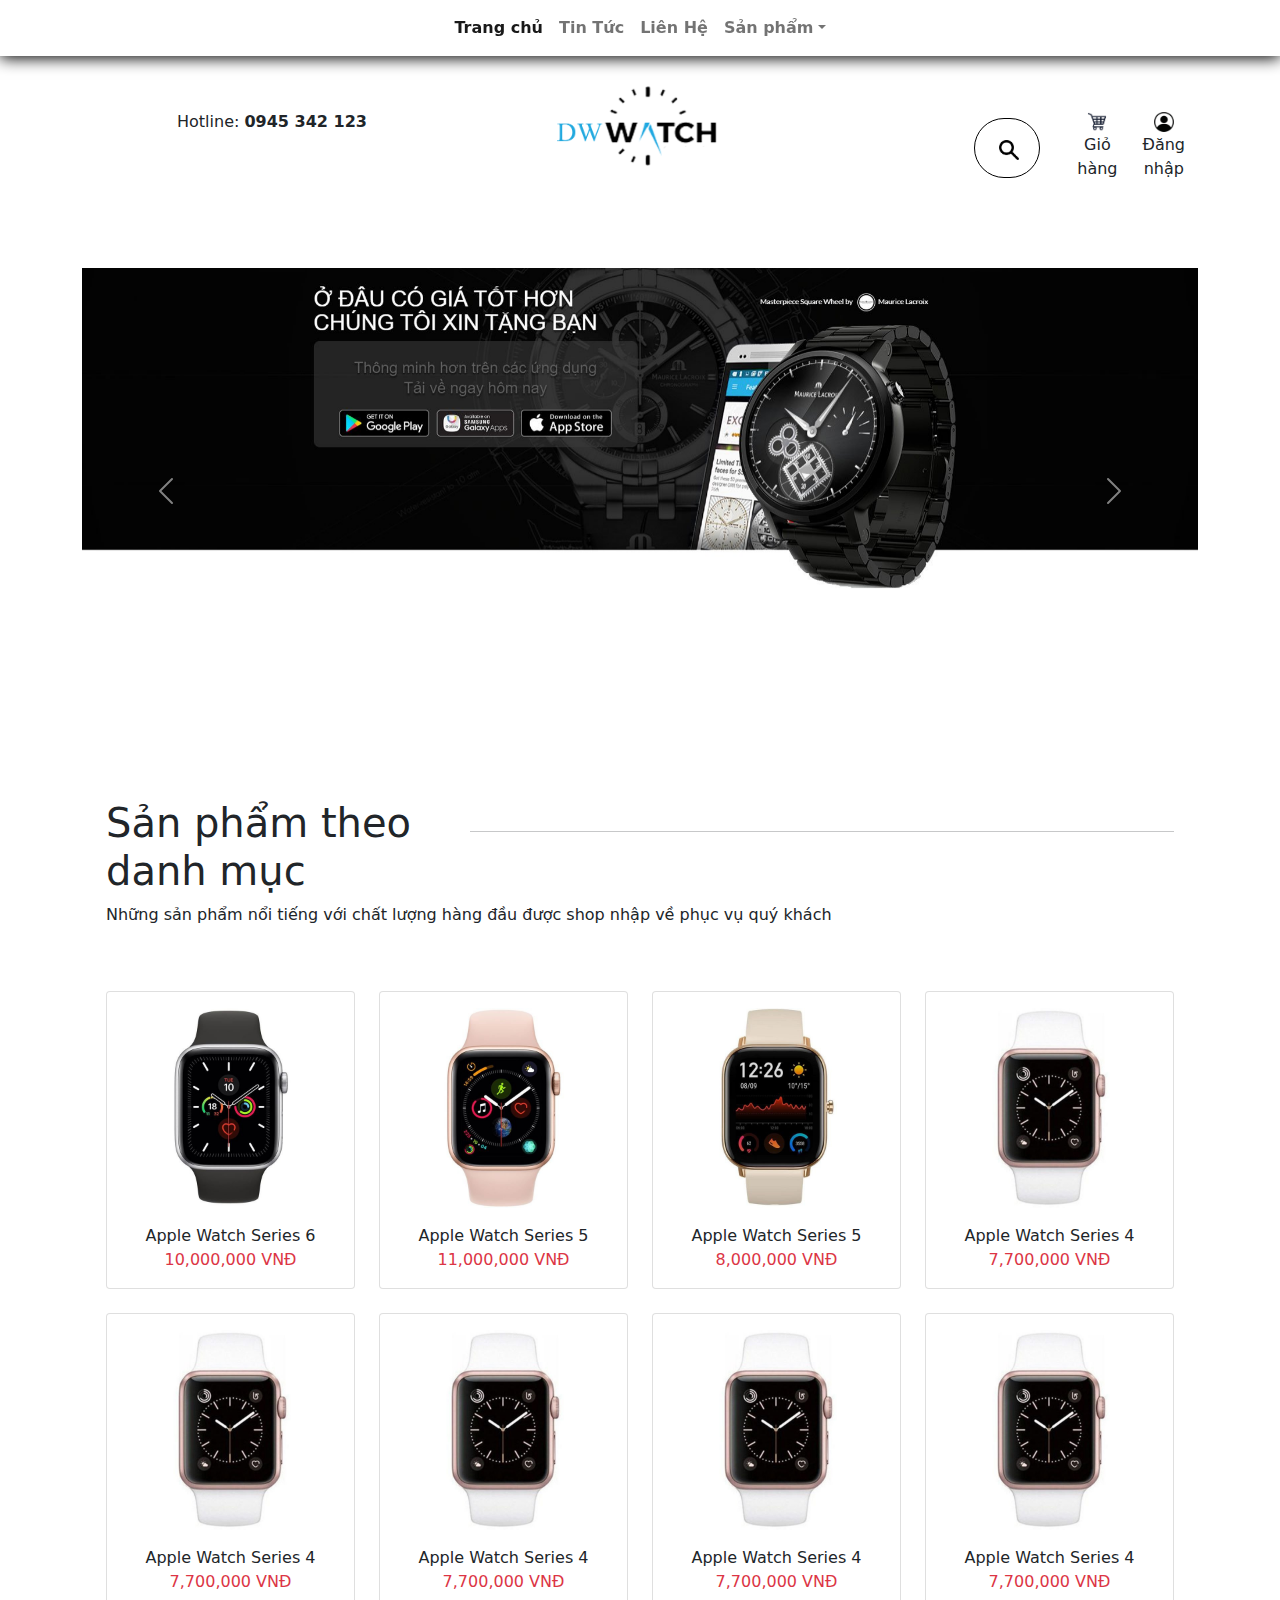
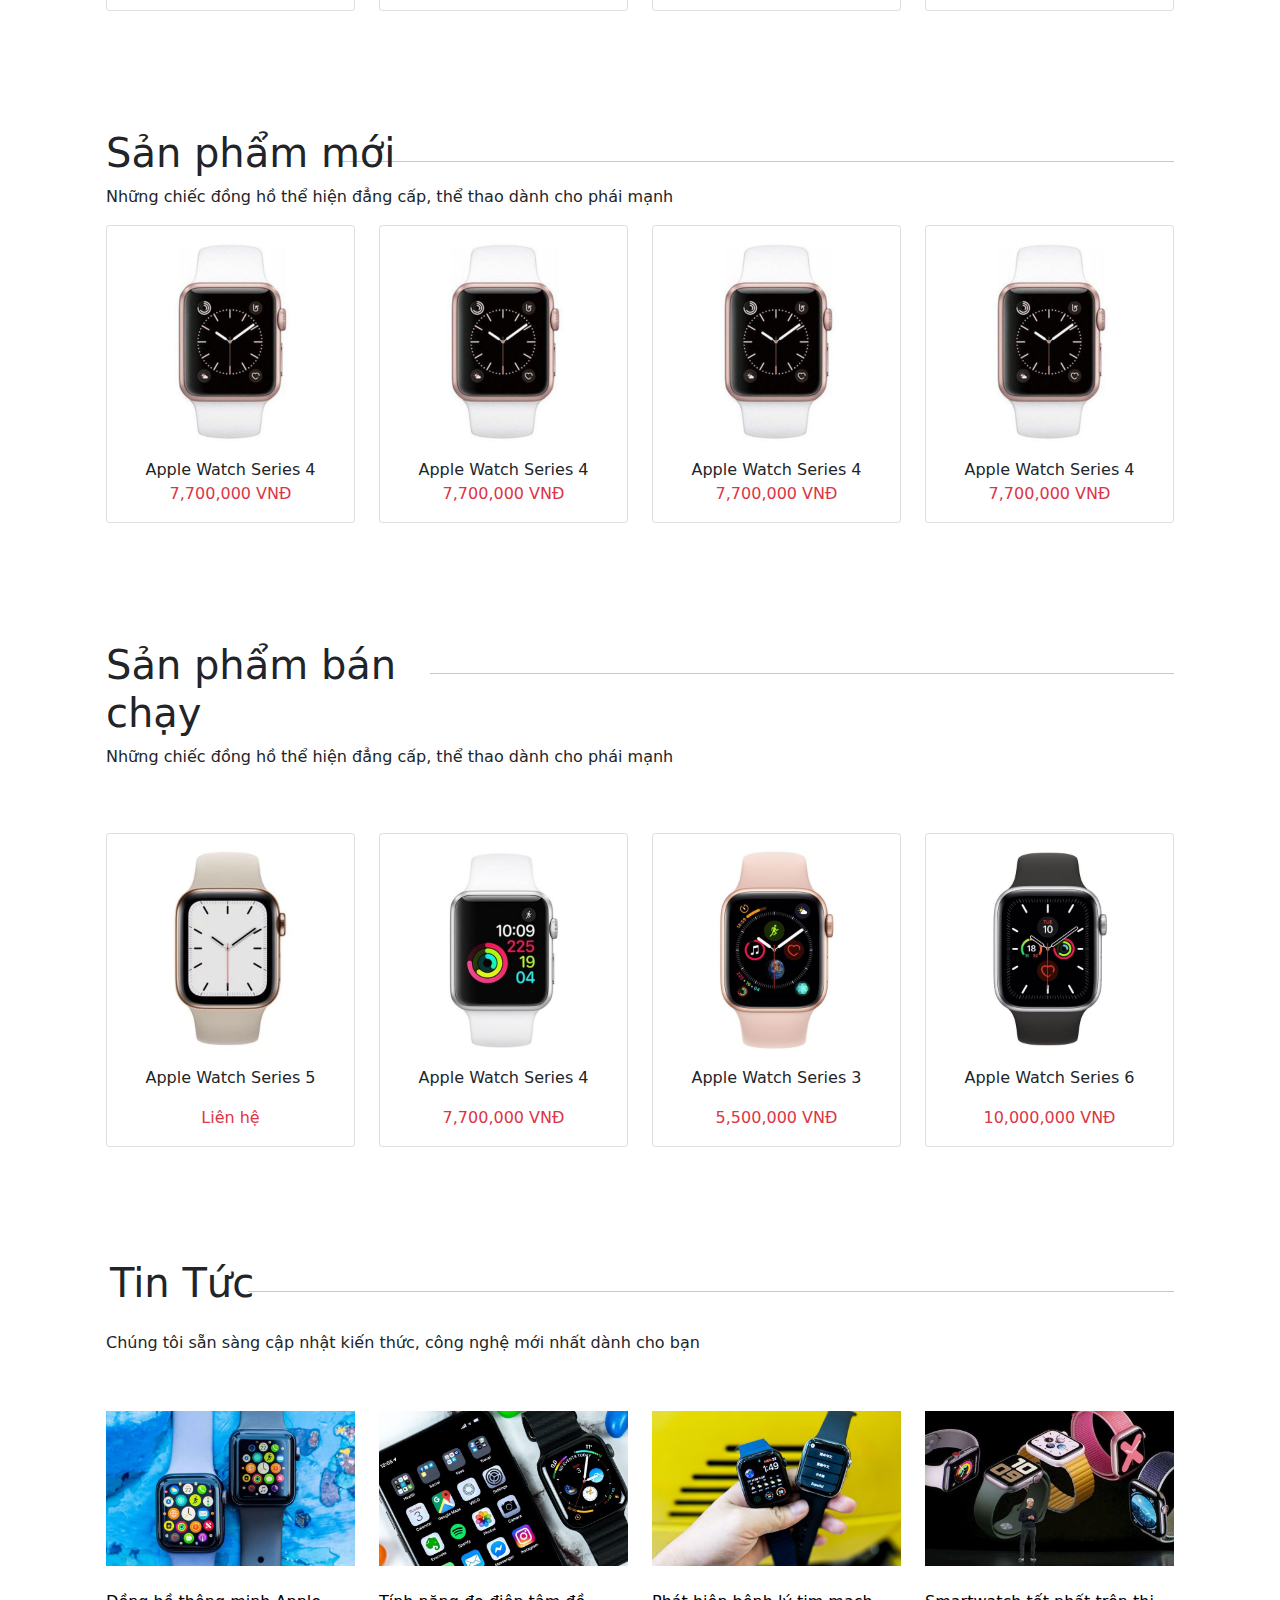
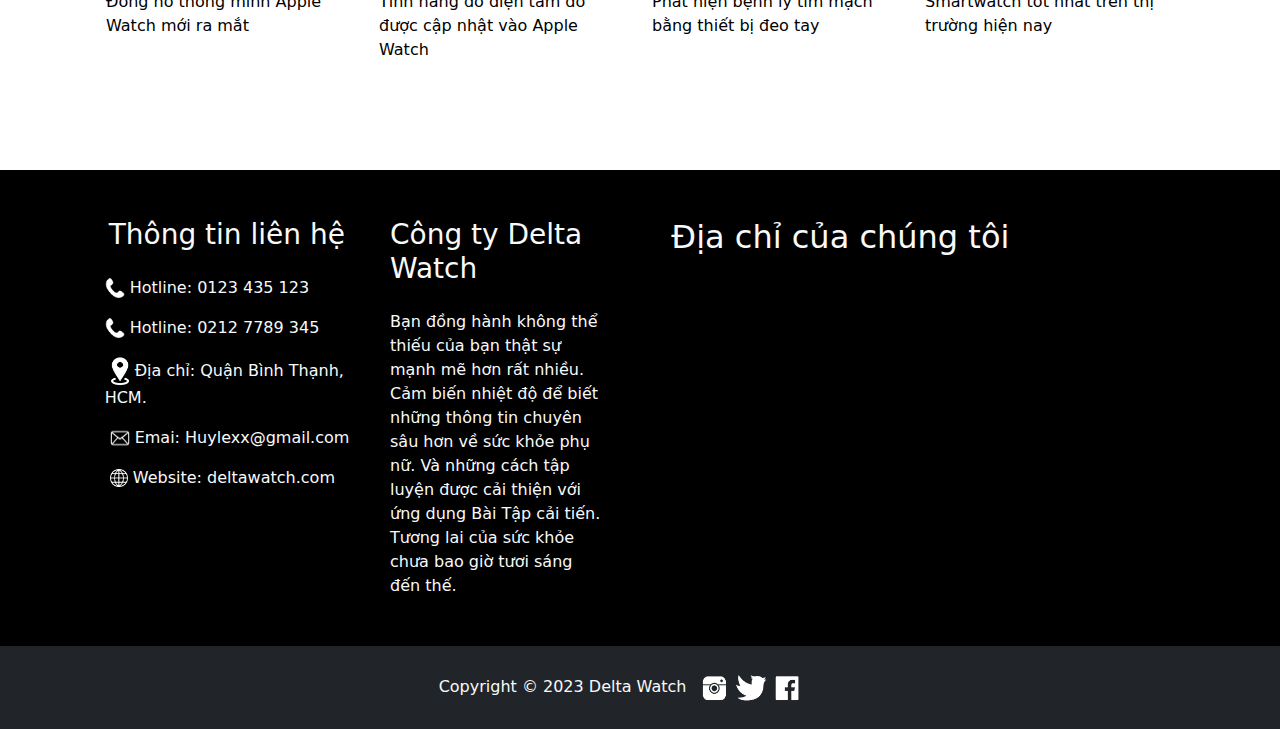
<file: index.html>
<!DOCTYPE html>
<html lang="en">

<head>
    <meta charset="UTF-8">
    <meta http-equiv="X-UA-Compatible" content="IE=edge">
    <meta name="viewport" content="width=device-width, initial-scale=1.0">
    <title>Delta Watch</title>
    <link rel="short icon" href="images/title.jpg">
    <link rel="stylesheet" href="css/bootstrap.min.css">
    <script src="js/bootstrap.bundle.js"></script>
    <link rel="stylesheet" href="css/style.css">
</head>

<body data-bs-spy="scroll" data-bs-target=".navbar" data-bs-offset="50">
    <div class="container">
        <div class="row mt-3" id="section1" style="padding-top: 70px;">
            <div class="col-md-1"></div>
            <div class="col-md mt-4">Hotline: <b>0945 342 123</b></div>
            <div class="col-md">
                <a href="index.html"><img src="images/logo.png" alt="" style="height: 80px; width: 160px;"></a>
            </div>
            <div class="col-md-3 mt-3">
                <div class="btn-group">
                    <div class="container mt-3 h-100 d-flex justify-content-end">
                        <div class="d-flex justify-content-center h-100">
                            <div class="searchbar">
                                <input class="search_input" type="text" name="" placeholder="Search...">
                                <a href="#" class="search_icon"><i class="fas fa-search"><img src="images/kinhlup.png" alt="" style="width: 20px; height: 20px;"></i></a>
                            </div>
                        </div>
                    </div>
                    <a href="Gio_Hang.html"><button type="button" class="btn"><img src="images/xeday.png" alt="" style="height: 20px; width: 30px;">Giỏ hàng</button></a>
                    <button type="button" class="btn" data-bs-toggle="modal" data-bs-target="#myModal"><img src="images/Sign-in.png" alt=""style="height: 20px; width: 20px;"> Đăng nhập</button>
                </div>
                <!-- The Modal -->
                <div class="modal" id="myModal">
                    <div class="modal-dialog">
                        <div class="modal-content">

                            <!-- Modal Header -->
                            <div class="modal-header">
                                <h4 class="modal-title" style="margin-left: 170px;">Đăng nhập</h4>
                                <button type="button" class="btn-close" data-bs-dismiss="modal"></button>
                            </div>

                            <!-- Modal body -->
                            <div class="modal-body">
                                <div class="row">
                                    <div class="col-md">
                                        <div class="mb-3 mt-3 d-flex justify-content-center">
                                            <input type="email" class="form-control" id="email" placeholder="Nhập email" name="email" style="width: 400px;">
                                        </div>
                                    </div>
                                    <div class="col-md">
                                        <div class="mb-3 d-flex justify-content-center">
                                            <input type="password" class="form-control" id="pwd" placeholder="Nhập mật khẩu" name="pswd" style="width: 400px;">
                                        </div>
                                    </div>
                                    <div class="col-md-12 pt-3 d-flex justify-content-center">
                                        <button type="submit" class="btn btn-primary dangnhap" style="width: 400px;">Đăng nhập</button>
                                    </div>
                                    <p class="text-secondary pt-2 d-flex justify-content-center">Hoặc</p>
                                    <div class="col-md pb-4 d-flex justify-content-center">
                                        <a href="Sign_in.html"><button type="submit" class="btn btn-danger dangky" style="margin-top: -10px; width: 400px;">Đăng ký</button></a>
                                    </div>
                                </div>
                            </div>

                        </div>
                    </div>
                </div>
            </div>
        </div>
        <div class="row mt-2">
            <div class="col-md"></div>
            <div class="col-md">
                <nav class="navbar navbar-expand-sm bg-white navbar-light fixed-top" style=" box-shadow: 0px 2px 15px black;">
                    <div class="container">
                        <button class="navbar-toggler" type="button" data-bs-toggle="collapse" data-bs-target="#collapsibleNavbar">
                            <span class="navbar-toggler-icon"></span>
                          </button>
                        <div class="collapse navbar-collapse justify-content-center" id="collapsibleNavbar">
                            <ul class="navbar-nav">
                                <li class="nav-item">
                                    <a class="nav-link" href="#section1"><b>Trang chủ</b></a>
                                </li>
                                <li class="nav-item">
                                    <a class="nav-link" href="#section5"><b>Tin Tức</b></a>
                                </li>
                                <li class="nav-item">
                                    <a class="nav-link" href="#section6"><b>Liên Hệ</b></a>
                                </li>
                                <li class="nav-item dropdown">
                                    <a class="nav-link dropdown-toggle" href="#" role="button" data-bs-toggle="dropdown"><b>Sản phẩm</b></a>
                                    <ul class="dropdown-menu">
                                        <li class="nav-item">
                                            <a class="nav-link" href="#section3"><b>Sản phẩm mới</b></a>
                                        </li>
                                        <li class="nav-item">
                                            <a class="nav-link" href="#section2"><b>Sản phẩm theo danh mục</b></a>
                                        </li>
                                        <li class="nav-item">
                                            <a class="nav-link" href="#section4"><b>Sản phẩm bán chạy</b></a>
                                        </li>
                                        <li class="nav-item">
                                            <a class="nav-link" href="Xiaomi_Watch.html"><b>Xiaomi Watch</b> </a>
                                        </li>
                                        <li class="nav-item">
                                            <a class="nav-link" href="Apple_Watch.html"><b>Apple Watch</b> </a>
                                        </li>
                                    </ul>
                                </li>
                            </ul>
                        </div>
                    </div>
                </nav>
            </div>
            <div class="col-md"></div>
        </div>
        <div class="row pt-5 mt-4">
            <div class="col-md">
                <!-- Carousel -->
                <div id="demo" class="carousel slide" data-bs-ride="carousel">

                    <!-- Indicators/dots -->
                    <div class="carousel-indicators">
                        <button type="button" data-bs-target="#demo" data-bs-slide-to="0" class="active"></button>
                        <button type="button" data-bs-target="#demo" data-bs-slide-to="1"></button>
                    </div>

                    <!-- The slideshow/carousel -->
                    <div class="carousel-inner">
                        <div class="carousel-item active">
                            <img src="images/carosel.jpg" alt="" class="d-block" style="width:100%; padding-bottom: 127px;">
                        </div>
                        <div class="carousel-item ">
                            <img src="images/carosel-2.jpg" alt="Chicago" class="d-block" style="width:100%; padding-bottom: 40px;">
                        </div>
                    </div>

                    <!-- Left and right controls/icons -->
                    <button class="carousel-control-prev" type="button" data-bs-target="#demo" data-bs-slide="prev">
      <span class="carousel-control-prev-icon"></span>
        </button>
                    <button class="carousel-control-next" type="button" data-bs-target="#demo" data-bs-slide="next">
      <span class="carousel-control-next-icon"></span>
        </button>
                </div>
            </div>
        </div>
        <div class="row p-4">
            <div class="col-md-12" id="section2" style="padding-top: 60px;">
                <div class="row">
                    <div class="col-md-4">
                        <h1>Sản phẩm theo danh mục</h1>
                    </div>
                    <div class="col-md-8 mt-3">
                        <hr>
                    </div>
                </div>
                <p>Những sản phẩm nổi tiếng với chất lượng hàng đầu được shop nhập về phục vụ quý khách</p>
            </div>
            <div class="col-md-12 mt-5">
                <div class="row">
                    <div class="col-md">
                        <div class="card text-center transform">
                            <div class="card-body">
                                <a href="Apple_Watch_Series_6.html"><img src="images/apple_watch_1.jpg" alt="" style="height: 200px; width: 200px;"></a>
                            </div>
                            <a class="text-dark" href="Apple_Watch_Series_6.html" style="text-decoration: none;">Apple Watch Series 6</a>
                            <p class="text-danger">10,000,000 VNĐ</p>
                        </div>
                    </div>
                    <div class="col-md">
                        <div class="card text-center transform">
                            <div class="card-body">
                                <a href="Apple_Watch_Series_5.html"><img src="images/apple_watch_2.jpg" alt="" style="height: 200px; width: 200px;"></a>
                            </div>
                            <a class="text-dark" href="Apple_Watch_Series_5.html" style="text-decoration: none;">Apple Watch Series 5</a>
                            <p class="text-danger">11,000,000 VNĐ</p>
                        </div>
                    </div>
                    <div class="col-md">
                        <div class="card text-center transform">
                            <div class="card-body">
                                <a href="Apple_Watch_Series_5_2.html"><img src="images/apple_watch_3.jpg" alt="" style="height: 200px; width: 200px;"></a>
                            </div>
                            <a class="text-dark" href="Apple_Watch_Series_5_2.html" style="text-decoration: none;">Apple Watch Series 5</a>
                            <p class="text-danger">8,000,000 VNĐ</p>
                        </div>
                    </div>
                    <div class="col-md">
                        <div class="card text-center transform">
                            <div class="card-body">
                                <a href="Apple_Watch_Series_4.html"><img src="images/apple_watch_4.jpg" alt="" style="height: 200px; width: 200px;"></a>
                            </div>
                            <a class="text-dark" href="Apple_Watch_Series_4.html" style="text-decoration: none;">Apple Watch Series 4</a>
                            <p class="text-danger">7,700,000 VNĐ</p>
                        </div>
                    </div>
                </div>
            </div>
            <div class="col-md-12 mt-4">
                <div class="row">
                    <div class="col-md">
                        <div class="card text-center transform">
                            <div class="card-body">
                                <a href="Apple_Watch_Series_4.html"><img src="images/apple_watch_4.jpg" alt="" style="height: 200px; width: 200px;"></a>
                            </div>
                            <a class="text-dark" href="Apple_Watch_Series_4.html" style="text-decoration: none;">Apple Watch Series 4</a>
                            <p class="text-danger">7,700,000 VNĐ</p>
                        </div>
                    </div>
                    <div class="col-md">
                        <div class="card text-center transform">
                            <div class="card-body">
                                <a href="Apple_Watch_Series_4.html"><img src="images/apple_watch_4.jpg" alt="" style="height: 200px; width: 200px;"></a>
                            </div>
                            <a class="text-dark" href="Apple_Watch_Series_4.html" style="text-decoration: none;">Apple Watch Series 4</a>
                            <p class="text-danger">7,700,000 VNĐ</p>
                        </div>
                    </div>
                    <div class="col-md">
                        <div class="card text-center transform">
                            <div class="card-body">
                                <a href="Apple_Watch_Series_4.html"><img src="images/apple_watch_4.jpg" alt="" style="height: 200px; width: 200px;"></a>
                            </div>
                            <a class="text-dark" href="Apple_Watch_Series_4.html" style="text-decoration: none;">Apple Watch Series 4</a>
                            <p class="text-danger">7,700,000 VNĐ</p>
                        </div>
                    </div>
                    <div class="col-md">
                        <div class="card text-center transform">
                            <div class="card-body">
                                <a href="Apple_Watch_Series_4.html"><img src="images/apple_watch_4.jpg" alt="" style="height: 200px; width: 200px;"></a>
                            </div>
                            <a class="text-dark" href="Apple_Watch_Series_4.html" style="text-decoration: none;">Apple Watch Series 4</a>
                            <p class="text-danger">7,700,000 VNĐ</p>
                        </div>
                    </div>
                </div>
                <div class="col-md-12 mt-5" id="section3" style="padding-top: 70px;">
                    <div class="row">
                        <div class="col-md-4">
                            <h1>Sản phẩm mới</h1>
                        </div>
                        <div class="col-md-8 mt-3">
                            <hr style="margin-left: -130px;">
                        </div>
                        <p>Những chiếc đồng hồ thể hiện đẳng cấp, thể thao dành cho phái mạnh</p>
                    </div>
                </div>

                <div class="row">
                    <div class="col-md">
                        <div class="card text-center transform">
                            <div class="card-body">
                                <a href="Apple_Watch_Series_4.html"><img src="images/apple_watch_4.jpg" alt="" style="height: 200px; width: 200px;"></a>
                            </div>
                            <a class="text-dark" href="Apple_Watch_Series_4.html" style="text-decoration: none;">Apple Watch Series 4</a>
                            <p class="text-danger">7,700,000 VNĐ</p>
                        </div>
                    </div>
                    <div class="col-md">
                        <div class="card text-center transform">
                            <div class="card-body">
                                <a href="Apple_Watch_Series_4.html"><img src="images/apple_watch_4.jpg" alt="" style="height: 200px; width: 200px;"></a>
                            </div>
                            <a class="text-dark" href="Apple_Watch_Series_4.html" style="text-decoration: none;">Apple Watch Series 4</a>
                            <p class="text-danger">7,700,000 VNĐ</p>
                        </div>
                    </div>
                    <div class="col-md">
                        <div class="card text-center transform">
                            <div class="card-body">
                                <a href="Apple_Watch_Series_4.html"><img src="images/apple_watch_4.jpg" alt="" style="height: 200px; width: 200px;"></a>
                            </div>
                            <a class="text-dark" href="Apple_Watch_Series_4.html" style="text-decoration: none;">Apple Watch Series 4</a>
                            <p class="text-danger">7,700,000 VNĐ</p>
                        </div>
                    </div>
                    <div class="col-md">
                        <div class="card text-center transform">
                            <div class="card-body">
                                <a href="Apple_Watch_Series_4.html"><img src="images/apple_watch_4.jpg" alt="" style="height: 200px; width: 200px;"></a>
                            </div>
                            <a class="text-dark" href="Apple_Watch_Series_4.html" style="text-decoration: none;">Apple Watch Series 4</a>
                            <p class="text-danger">7,700,000 VNĐ</p>
                        </div>
                    </div>
                </div>
                <div class="col-md-12 mt-5" id="section4" style="padding-top: 70px;">
                    <div class="row">
                        <div class="col-md-4">
                            <h1 id="section2">Sản phẩm bán chạy</h1>
                        </div>
                        <div class="col-md-8 mt-3">
                            <hr style="margin-left: -40px;">
                        </div>
                        <p>Những chiếc đồng hồ thể hiện đẳng cấp, thể thao dành cho phái mạnh</p>
                    </div>
                </div>
                <div class="col-md-12 mt-5">
                    <div class="row">
                        <div class="col-md">
                            <div class="card text-center transform">
                                <div class="card-body"><img src="images/sanphammoi2.jpg" alt="" style="height: 200px; width: 200px;"></div>
                                <p>Apple Watch Series 5</p>
                                <p class="text-danger">Liên hệ</p>
                            </div>
                        </div>
                        <div class="col-md">
                            <div class="card text-center transform">
                                <div class="card-body"><img src="images/sanphammoi3.jpg" alt="" style="height: 200px; width: 200px;"></div>
                                <p>Apple Watch Series 4</p>
                                <p class="text-danger">7,700,000 VNĐ</p>
                            </div>
                        </div>
                        <div class="col-md">
                            <div class="card text-center transform">
                                <div class="card-body"><img src="images/sanphammoi4.jpg" alt="" style="height: 200px; width: 200px;"></div>
                                <p>Apple Watch Series 3</p>
                                <p class="text-danger">5,500,000 VNĐ</p>
                            </div>
                        </div>
                        <div class="col-md">
                            <div class="card text-center transform">
                                <div class="card-body"><img src="images/apple_watch_1.jpg" alt="" style="height: 200px; width: 200px;"></div>
                                <p>Apple Watch Series 6</p>
                                <p class="text-danger">10,000,000 VNĐ</p>
                            </div>
                        </div>
                    </div>
                </div>
                <div class="col-md-12 mt-5" id="section5">
                    <div class="row">
                        <div class="col-md-2 mt-5 p-3">
                            <h1>Tin Tức</h1>
                        </div>
                        <div class="col-md-10 mt-3 ">
                            <hr style="margin-left: -40px; margin-top: 80px;">
                        </div>
                        <p>Chúng tôi sẵn sàng cập nhật kiến thức, công nghệ mới nhất dành cho bạn</p>
                    </div>
                </div>
                <div class="col-md-12 mt-3 mb-3">
                    <div class="row ">
                        <div class="col-md ">
                            <div class="row transform">
                                <div class="col-md-12 pt-4 ">
                                    <a href="News.html"><img src="images/tintuc1.jpg " alt=" " style="width: 100%;"></a>
                                </div>
                                <div class="col-md pt-4" style="padding-bottom: 20px;"><a class="tintuc" href="News.html">Đồng hồ thông minh Apple Watch mới ra mắt</a></div>
                            </div>
                        </div>
                        <div class="col-md ">
                            <div class="row transform">
                                <div class="col-md-12 pt-4 "><img src="images/tintuc2.jpg " alt=" " style="width: 100%;"></div>
                                <div class="col-md pt-4 " style="padding-bottom: 20px;"><a href="" class="tintuc">Tính năng đo điện tâm đồ được cập nhật vào Apple Watch</a></div>
                            </div>
                        </div>
                        <div class="col-md ">
                            <div class="row transform">
                                <div class="col-md-12 pt-4 "><img src="images/tintuc3.jpg " alt=" " style="width: 100%;"></div>
                                <div class="col-md pt-4 " style="padding-bottom: 20px;"><a href="" class="tintuc">Phát hiện bệnh lý tim mạch bằng thiết bị đeo tay</a></div>
                            </div>
                        </div>
                        <div class="col-md ">
                            <div class="row transform">
                                <div class="col-md-12 pt-4 "><img src="images/tintuc4.jpg " alt=" " style="width: 100%;"></div>
                                <div class="col-md pt-4 " style="padding-bottom: 40px;"><a href="" class="tintuc">Smartwatch tốt nhất trên thị trường hiện nay</a></div>
                            </div>
                        </div>
                    </div>
                </div>
            </div>
        </div>
    </div>
    <footer class="bg-black text-light mt-5" id="section6">
        <div class="row pt-5 ">
            <div class="col-md-12 ">
                <div class="row pb-5 ">
                    <div class="col-md-1 "></div>
                    <div class="col-md ">
                        <div class="row ">
                            <div class="col-md-12 pb-2 ">
                                <h3>Thông tin liên hệ</h3>
                            </div>
                            <div class="col-md-12 p-2 "><img src="images/dienthoai.png" alt="" style="width: 20px; height: 20px;"> Hotline: 0123 435 123</div>
                            <div class="col-md-12 p-2 "><img src="images/dienthoai.png" alt="" style="width: 20px; height: 20px;"> Hotline: 0212 7789 345</div>
                            <div class="col-md-12 p-2 "><img src="images/diachi.png" alt="" style="width: 30px; height: 30px;">Địa chỉ: Quận Bình Thạnh, HCM.</div>
                            <div class="col-md-12 p-2 "><img src="images/email.png" alt="" style="width: 30px; height: 20px;">Emai: Huylexx@gmail.com</div>
                            <div class="col-md-12 p-2 ">&nbsp;<img src="images/global.png" alt="" style="width: 18px; height: 18px;"> Website: deltawatch.com</div>
                        </div>
                    </div>
                    <div class="col-md ">
                        <div class="row ">
                            <div class="col-md-12 ">
                                <h3>Công ty Delta Watch</h3>
                            </div>
                            <div class="col-md-10 pt-3">Bạn đồng hành không thể thiếu của bạn thật sự mạnh mẽ hơn rất nhiều. Cảm biến nhiệt độ để biết những thông tin chuyên sâu hơn về sức khỏe phụ nữ. Và những cách tập luyện được cải thiện với ứng dụng Bài Tập cải tiến. Tương lai
                                của sức khỏe chưa bao giờ tươi sáng đến thế.</div>
                        </div>
                    </div>
                    <div class="col-md ">
                        <h2>Địa chỉ của chúng tôi</h2>
                        <iframe src="https://www.google.com/maps/embed?pb=!1m18!1m12!1m3!1d31351.913934216223!2d106.6970697504193!3d10.81213476766729!2m3!1f0!2f0!3f0!3m2!1i1024!2i768!4f13.1!3m3!1m2!1s0x3175289f02a8eae9%3A0x34ec9d90e055cde3!2zQsOsbmggVGjhuqFuaCwgVGjDoG5oIHBo4buRIEjhu5MgQ2jDrSBNaW5oLCBWaeG7h3QgTmFt!5e0!3m2!1svi!2s!4v1685087253923!5m2!1svi!2s"
                            width="500" height="250" style="border:0; border-radius: 5px;" allowfullscreen="" loading="lazy" referrerpolicy="no-referrer-when-downgrade"></iframe>
                    </div>
                    <div class="col-md-1"></div>
                </div>

            </div>
            <div class="col-md-12 p-4 bg-dark ">
                <div class="row ">
                    <div class="col-md-4"></div>
                    <div class="col-md">
                        Copyright &copy; 2023 Delta Watch
                        <a href=""><img src="images/social_media.png" alt="" class="social-media"></div>
                    </a>
                </div>
            </div>
        </div>
        </div>
    </footer>
</body>

</html>
</file>
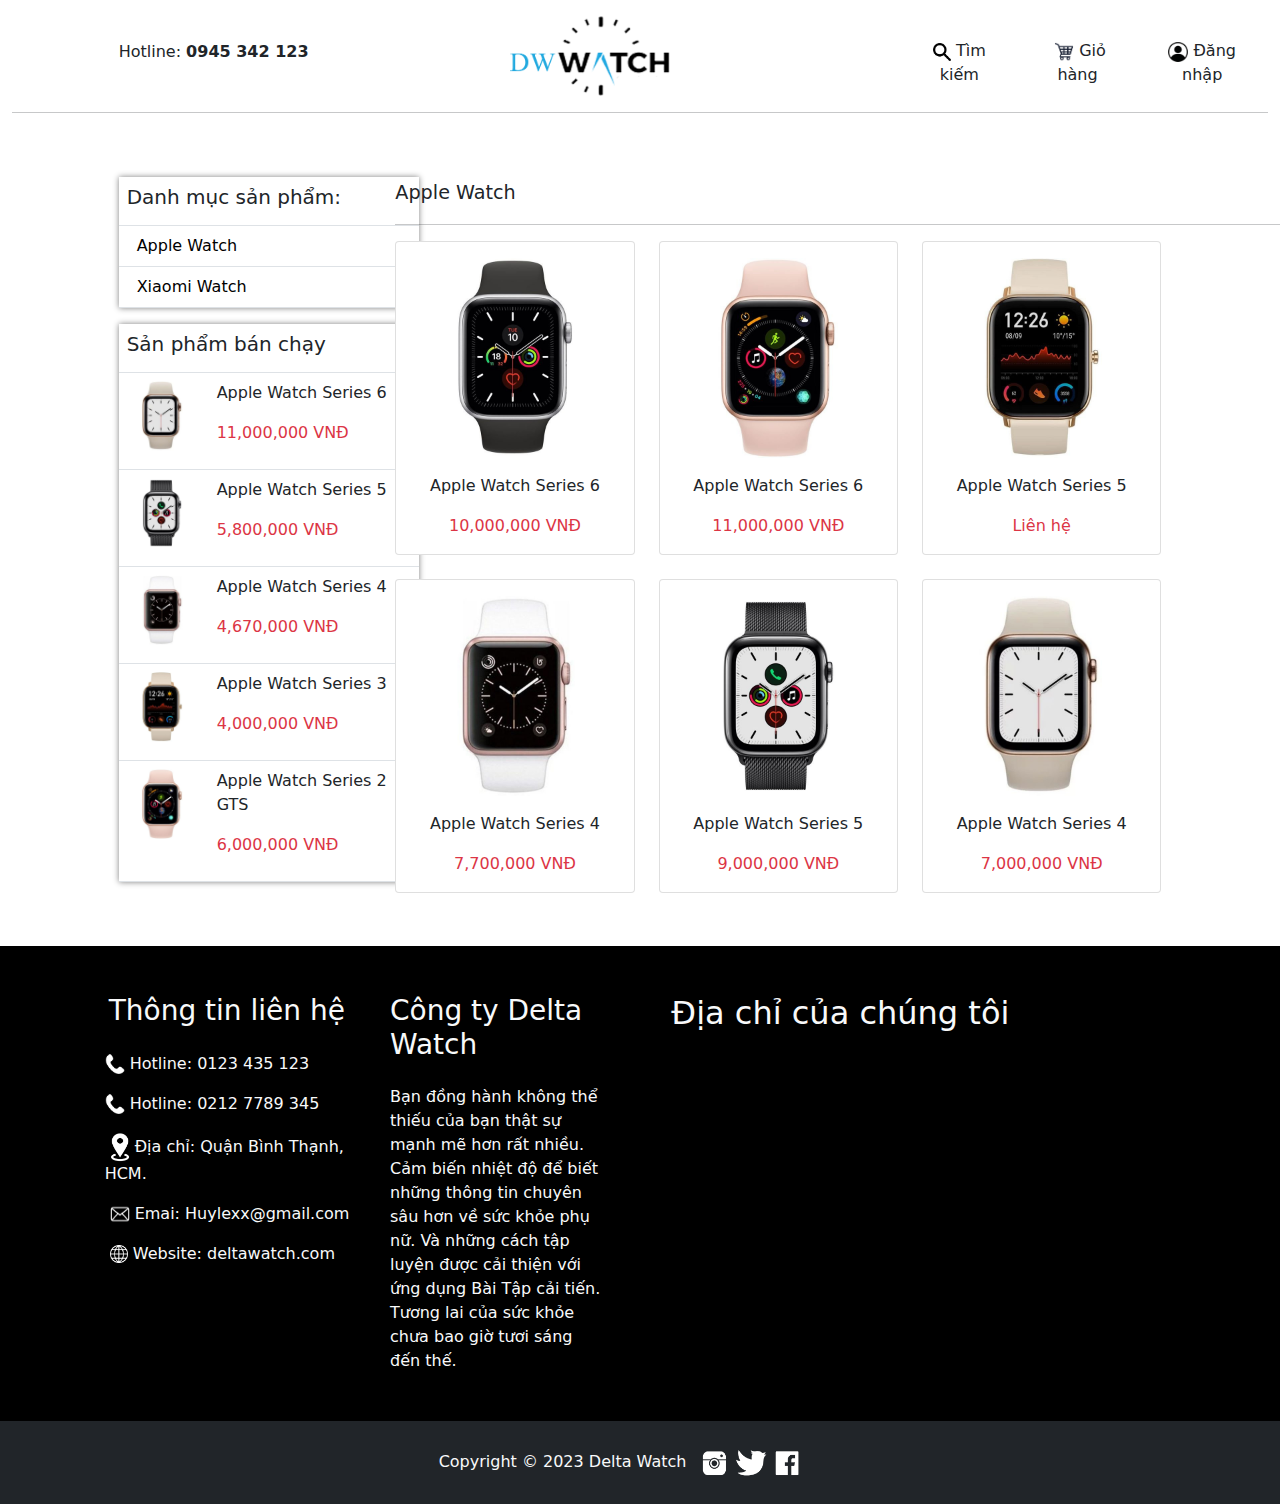
<file: Apple_Watch.html>
<!DOCTYPE html>
<html lang="en">

<head>
    <meta charset="UTF-8">
    <meta http-equiv="X-UA-Compatible" content="IE=edge">
    <meta name="viewport" content="width=device-width, initial-scale=1.0">
    <title>Delta Watch</title>
    <link rel="shortcut icon" href="images/title.jpg">
    <link rel="stylesheet" href="css/bootstrap.min.css">
    <script src="js/bootstrap.bundle.min.js"></script>
    <style>
        .bg-black {
            background-color: black;
        }
        
        .transform_1 {
            text-decoration: none;
            color: black;
            padding-left: 10px;
        }
        
        .transform_1:hover {
            font-weight: bold;
            color: blue;
        }
        
        .transform:hover {
            box-shadow: 0px 0px 30px gray;
            font-weight: bold;
        }
        
        .social-media {
            width: 100px;
            height: 35px;
            margin-left: 10px;
        }
    </style>
</head>

<body>
    <div class="container-fluid">
        <div class="row mt-3">
            <div class="col-md-1"></div>
            <div class="col-md mt-4">Hotline: <b>0945 342 123</b></div>
            <div class="col-md">
                <a href="index.html"><img src="images/logo.png" alt="" style="height: 80px; width: 160px;"></a>
            </div>

            <div class="col-md mt-3">
                <div class="btn-group">
                    <button type="button" class="btn"><img src="images/kinhlup.png" alt="" style="height: 18px; width: 18px;"> Tìm kiếm</button>
                    <a href="Gio_Hang.html"><button type="button" class="btn"><img src="images/xeday.png" alt="" style="height: 20px; width: 30px;">Giỏ hàng</button></a>
                    <button type="button" class="btn" data-bs-toggle="modal" data-bs-target="#myModal"><img src="images/Sign-in.png" alt=""style="height: 20px; width: 20px;"> Đăng nhập</button>
                </div>
                <!-- The Modal -->
                <div class="modal" id="myModal">
                    <div class="modal-dialog">
                        <div class="modal-content">

                            <!-- Modal Header -->
                            <div class="modal-header">
                                <h4 class="modal-title" style="margin-left: 170px;">Đăng nhập</h4>
                                <button type="button" class="btn-close" data-bs-dismiss="modal"></button>
                            </div>

                            <!-- Modal body -->
                            <div class="modal-body">
                                <div class="row">
                                    <div class="col-md">
                                        <div class="mb-3 mt-3 d-flex justify-content-center">
                                            <input type="email" class="form-control" id="email" placeholder="Nhập email" name="email" style="width: 400px;">
                                        </div>
                                    </div>
                                    <div class="col-md">
                                        <div class="mb-3 d-flex justify-content-center">
                                            <input type="password" class="form-control" id="pwd" placeholder="Nhập mật khẩu" name="pswd" style="width: 400px;">
                                        </div>
                                    </div>
                                    <div class="col-md-12 pt-3 d-flex justify-content-center">
                                        <button type="submit" class="btn btn-primary" style="width: 400px;">Đăng nhập</button>
                                    </div>
                                    <p class="text-secondary pt-2 d-flex justify-content-center">Hoặc</p>
                                    <div class="col-md pb-4 d-flex justify-content-center">
                                        <a href="Sign_in.html"><button type="submit" class="btn btn-danger" style="margin-top: -10px; width: 400px;">Đăng ký</button></a>
                                    </div>
                                </div>
                            </div>

                        </div>
                    </div>
                </div>
            </div>
        </div>
        <hr>
        <div class="row">
            <div class="col-md-1"></div>
            <div class="col-md-4">
                <div class="row">
                    <div class="col-md-12 pt-5">
                        <table class="table" style="box-shadow: 0px 0px 6px gray; width: 300px;">
                            <td>
                                <h5>Danh mục sản phẩm:</h5>
                            </td>
                            <tr>
                                <td><a class="transform_1" href="Apple_Watch.html">Apple Watch</a></td>
                            </tr>
                            <tr>
                                <td><a class="transform_1" href="Xiaomi_Watch.html">Xiaomi Watch</a></td>
                            </tr>
                        </table>
                    </div>
                    <div class="col-md">
                        <table class="table" style="width: 300px; box-shadow: 0px 0px 6px gray;">
                            <td>
                                <h5>Sản phẩm bán chạy</h5>
                            </td>
                            <tr>
                                <td>
                                    <div class="d-flex justify-content-start"><img src="images/apple_watch_6.jpg" alt="" style="width: 70px; height: 70px;">
                                        <div class="row" style="padding-left: 20px;">
                                            <div class="col-md-12">
                                                <p class="d-flex justify-content-between">Apple Watch Series 6</p>
                                            </div>
                                            <div class="col-md-12">
                                                <p class="d-flex justify-content-between text-danger">11,000,000 VNĐ</p>
                                            </div>
                                        </div>
                                    </div>
                                </td>
                            </tr>
                            <tr>
                                <td>
                                    <div class="d-flex justify-content-start"><img src="images/apple_watch_5.jpg" alt="" style="width: 70px; height: 70px;">
                                        <div class="row" style="padding-left: 20px;">
                                            <div class="col-md-12">
                                                <p class="d-flex justify-content-between">Apple Watch Series 5</p>
                                            </div>
                                            <div class="col-md-12">
                                                <p class="d-flex justify-content-between text-danger">5,800,000 VNĐ</p>
                                            </div>
                                        </div>
                                    </div>
                                </td>
                            </tr>
                            <tr>
                                <td>
                                    <div class="d-flex justify-content-start"><img src="images/apple_watch_4.jpg" alt="" style="width: 70px; height: 70px;">
                                        <div class="row" style="padding-left: 20px;">
                                            <div class="col-md-12">
                                                <p class="d-flex justify-content-between">Apple Watch Series 4</p>
                                            </div>
                                            <div class="col-md-12">
                                                <p class="d-flex justify-content-between text-danger">4,670,000 VNĐ</p>
                                            </div>
                                        </div>
                                    </div>
                                </td>
                            </tr>
                            <tr>
                                <td>
                                    <div class="d-flex justify-content-start"><img src="images/apple_watch_3.jpg" alt="" style="width: 70px; height: 70px;">
                                        <div class="row" style="padding-left: 20px;">
                                            <div class="col-md-12">
                                                <p class="d-flex justify-content-between">Apple Watch Series 3</p>
                                            </div>
                                            <div class="col-md-12">
                                                <p class="d-flex justify-content-between text-danger">4,000,000 VNĐ</p>
                                            </div>
                                        </div>
                                    </div>
                                </td>
                            </tr>
                            <tr>
                                <td>
                                    <div class="d-flex justify-content-start"><img src="images/apple_watch_2.jpg" alt="" style="width: 70px; height: 70px;">
                                        <div class="row" style="padding-left: 20px;">
                                            <div class="col-md-12">
                                                <p class="d-flex justify-content-between">Apple Watch Series 2 GTS</p>
                                            </div>
                                            <div class="col-md-12">
                                                <p class="d-flex justify-content-between text-danger">6,000,000 VNĐ</p>
                                            </div>
                                        </div>
                                    </div>
                                </td>
                            </tr>
                        </table>
                    </div>
                </div>
            </div>
            <div class="col-md-6">
                <div class="row">
                    <div class="col-md-12" style="margin-left: -150px;">
                        <p style="font-size: larger; margin-top: 50px;">Apple Watch</p>
                        <hr style="width: 885px;">
                    </div>
                    <div class="col-md-12">
                        <div class="row">
                            <div class="col-md" style="margin-left: -150px;">
                                <div class="card text-center transform">
                                    <div class="card-body"><img src="images/apple_watch_1.jpg" alt="" style="width: 200px; height: 200px;"></div>
                                    <p>Apple Watch Series 6</p>
                                    <p class="text-danger">10,000,000 VNĐ</p>
                                </div>
                            </div>
                            <div class="col-md">
                                <div class="card text-center transform">
                                    <div class="card-body"><img src="images/apple_watch_2.jpg" alt="" style="width: 200px; height: 200px;"></div>
                                    <p>Apple Watch Series 6</p>
                                    <p class="text-danger">11,000,000 VNĐ</p>
                                </div>
                            </div>
                            <div class="col-md">
                                <div class="card text-center transform">
                                    <div class="card-body"><img src="images/sanphammoi1.jpg" alt="" style="width: 200px; height: 200px;"></div>
                                    <p>Apple Watch Series 5</p>
                                    <p class="text-danger">Liên hệ</p>
                                </div>
                            </div>
                        </div>
                    </div>
                    <div class="col-md-12 mt-4">
                        <div class="row">
                            <div class="col-md" style="margin-left: -150px;">
                                <div class="card text-center transform">
                                    <div class="card-body"><img src="images/apple_watch_4.jpg" alt="" style="width: 200px; height: 200px;"></div>
                                    <p>Apple Watch Series 4</p>
                                    <p class="text-danger">7,700,000 VNĐ</p>
                                </div>
                            </div>
                            <div class="col-md">
                                <div class="card text-center transform">
                                    <div class="card-body"><img src="images/apple_watch_5.jpg" alt="" style="width: 200px; height: 200px;"></div>
                                    <p>Apple Watch Series 5</p>
                                    <p class="text-danger">9,000,000 VNĐ</p>
                                </div>
                            </div>
                            <div class="col-md">
                                <div class="card text-center transform">
                                    <div class="card-body"><img src="images/apple_watch_6.jpg" alt="" style="width: 200px; height: 200px;"></div>
                                    <p>Apple Watch Series 4</p>
                                    <p class="text-danger">7,000,000 VNĐ</p>
                                </div>
                            </div>
                        </div>
                    </div>
                </div>
            </div>
            <div class="col-md-1 pb-5"></div>
        </div>
    </div>
    <footer class="bg-black text-light mt-5" id="section6">
        <div class="row pt-5 ">
            <div class="col-md-12 ">
                <div class="row pb-5 ">
                    <div class="col-md-1 "></div>
                    <div class="col-md ">
                        <div class="row ">
                            <div class="col-md-12 pb-2 ">
                                <h3>Thông tin liên hệ</h3>
                            </div>
                            <div class="col-md-12 p-2 "><img src="images/dienthoai.png" alt="" style="width: 20px; height: 20px;"> Hotline: 0123 435 123</div>
                            <div class="col-md-12 p-2 "><img src="images/dienthoai.png" alt="" style="width: 20px; height: 20px;"> Hotline: 0212 7789 345</div>
                            <div class="col-md-12 p-2 "><img src="images/diachi.png" alt="" style="width: 30px; height: 30px;">Địa chỉ: Quận Bình Thạnh, HCM.</div>
                            <div class="col-md-12 p-2 "><img src="images/email.png" alt="" style="width: 30px; height: 20px;">Emai: Huylexx@gmail.com</div>
                            <div class="col-md-12 p-2 ">&nbsp;<img src="images/global.png" alt="" style="width: 18px; height: 18px;"> Website: deltawatch.com</div>
                        </div>
                    </div>
                    <div class="col-md ">
                        <div class="row ">
                            <div class="col-md-12 ">
                                <h3>Công ty Delta Watch</h3>
                            </div>
                            <div class="col-md-10 pt-3">Bạn đồng hành không thể thiếu của bạn thật sự mạnh mẽ hơn rất nhiều. Cảm biến nhiệt độ để biết những thông tin chuyên sâu hơn về sức khỏe phụ nữ. Và những cách tập luyện được cải thiện với ứng dụng Bài Tập cải tiến. Tương lai
                                của sức khỏe chưa bao giờ tươi sáng đến thế.</div>
                        </div>
                    </div>
                    <div class="col-md ">
                        <h2>Địa chỉ của chúng tôi</h2>
                        <iframe src="https://www.google.com/maps/embed?pb=!1m18!1m12!1m3!1d31351.913934216223!2d106.6970697504193!3d10.81213476766729!2m3!1f0!2f0!3f0!3m2!1i1024!2i768!4f13.1!3m3!1m2!1s0x3175289f02a8eae9%3A0x34ec9d90e055cde3!2zQsOsbmggVGjhuqFuaCwgVGjDoG5oIHBo4buRIEjhu5MgQ2jDrSBNaW5oLCBWaeG7h3QgTmFt!5e0!3m2!1svi!2s!4v1685087253923!5m2!1svi!2s"
                            width="500" height="250" style="border:0; border-radius: 5px;" allowfullscreen="" loading="lazy" referrerpolicy="no-referrer-when-downgrade"></iframe>
                    </div>
                    <div class="col-md-1"></div>
                </div>

            </div>
            <div class="col-md-12 p-4 bg-dark ">
                <div class="row ">
                    <div class="col-md-4"></div>
                    <div class="col-md">
                        Copyright &copy; 2023 Delta Watch
                        <a href=""><img src="images/social_media.png" alt="" class="social-media"></div>
                    </a>
                </div>
            </div>
        </div>
        </div>
    </footer>
</body>

</html>
</file>
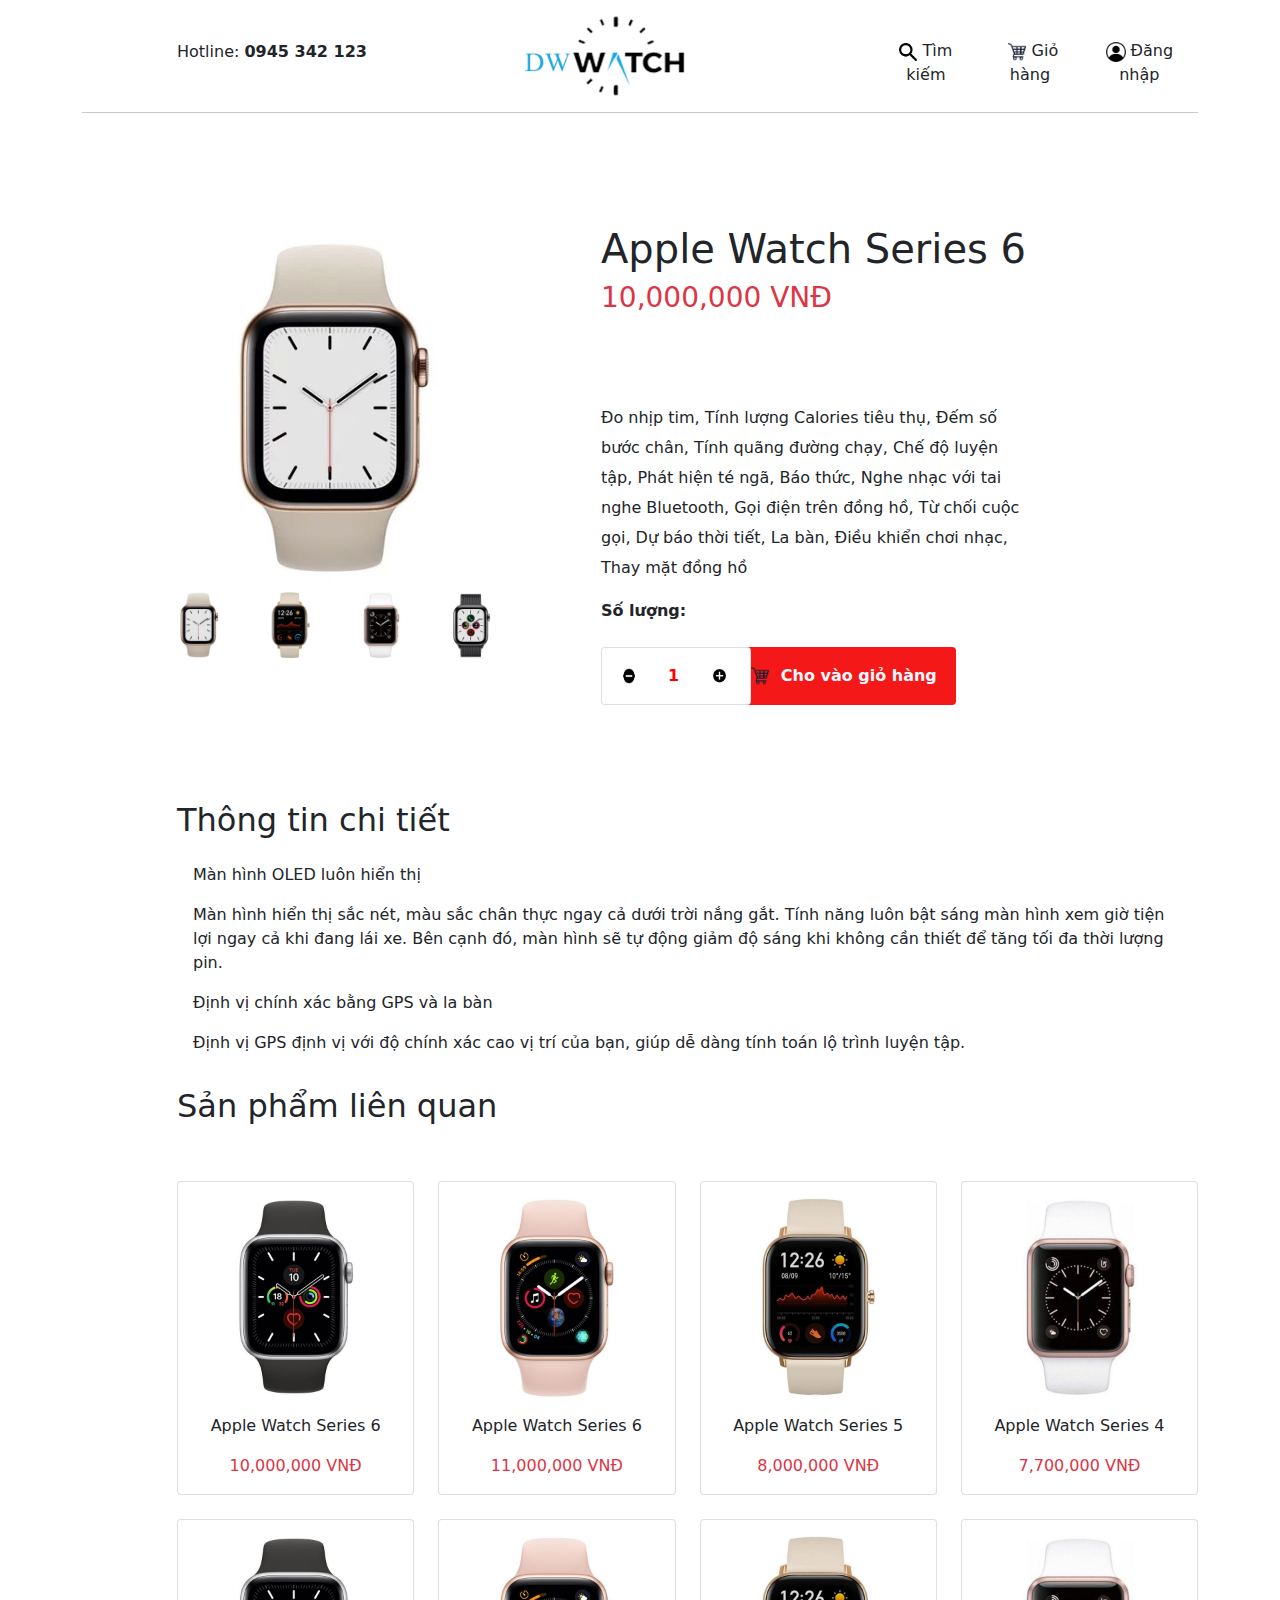
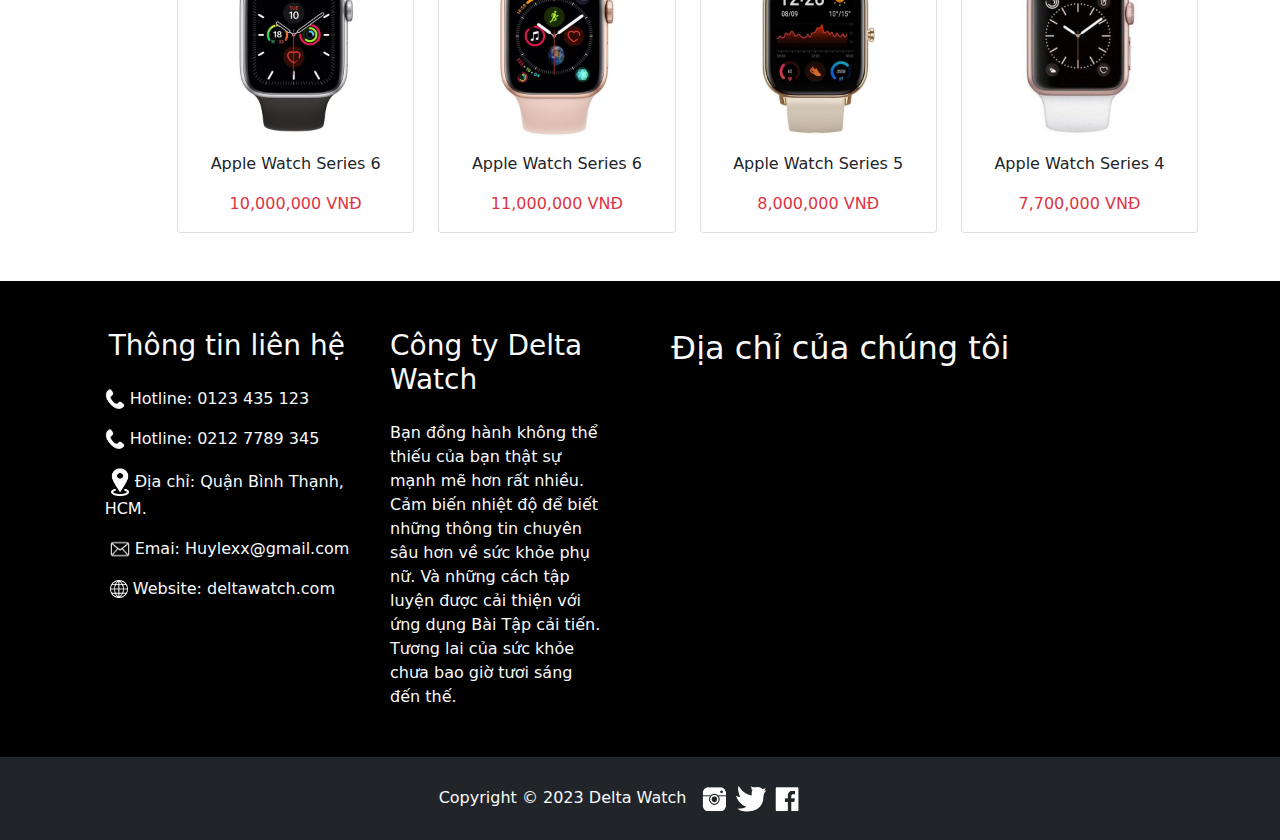
<file: Apple_Watch_Series_4.html>
<!DOCTYPE html>
<html lang="en">

<head>
    <meta charset="UTF-8">
    <meta http-equiv="X-UA-Compatible" content="IE=edge">
    <meta name="viewport" content="width=device-width, initial-scale=1.0">
    <title>Delta Watch</title>
    <link rel="short icon" href="images/title.jpg">
    <link rel="stylesheet" href="css/bootstrap.min.css">
    <script src="js/bootstrap.bundle.js"></script>
    <link rel="stylesheet" href="css/style.css">
    <style>
        .bg-black {
            background-color: black;
        }
        
        .transform:hover {
            box-shadow: 0px 0px 30px gray;
            font-weight: bold;
        }
        
        .social-media {
            width: 100px;
            height: 35px;
            margin-left: 10px;
        }
        
        .node {
            color: aliceblue;
            background-color: rgb(245, 24, 24);
        }
        
        .node:hover {
            color: rgb(245, 24, 24);
            background-color: white;
            border: 1px solid rgb(245, 24, 24);
        }
    </style>
</head>

<body>
    <div class="container">
        <div class="row mt-3">
            <div class="col-md-1"></div>
            <div class="col-md mt-4">Hotline: <b>0945 342 123</b></div>
            <div class="col-md">
                <a href="index.html"><img src="images/logo.png" alt="" style="height: 80px; width: 160px;"></a>
            </div>

            <div class="col-md mt-3">
                <div class="btn-group">
                    <button type="button" class="btn"><img src="images/kinhlup.png" alt="" style="height: 18px; width: 18px;"> Tìm kiếm</button>
                    <a href="Gio_Hang.html"><button type="button" class="btn"><img src="images/xeday.png" alt="" style="height: 20px; width: 30px;">Giỏ hàng</button></a>
                    <button type="button" class="btn" data-bs-toggle="modal" data-bs-target="#myModal"><img src="images/Sign-in.png" alt=""style="height: 20px; width: 20px;"> Đăng nhập</button>
                </div>
                <!-- The Modal -->
                <div class="modal" id="myModal">
                    <div class="modal-dialog">
                        <div class="modal-content">

                            <!-- Modal Header -->
                            <div class="modal-header">
                                <h4 class="modal-title" style="margin-left: 170px;">Đăng nhập</h4>
                                <button type="button" class="btn-close" data-bs-dismiss="modal"></button>
                            </div>

                            <!-- Modal body -->
                            <div class="modal-body">
                                <div class="row">
                                    <div class="col-md">
                                        <div class="mb-3 mt-3 d-flex justify-content-center">
                                            <input type="email" class="form-control" id="email" placeholder="Nhập email" name="email" style="width: 400px;">
                                        </div>
                                    </div>
                                    <div class="col-md">
                                        <div class="mb-3 d-flex justify-content-center">
                                            <input type="password" class="form-control" id="pwd" placeholder="Nhập mật khẩu" name="pswd" style="width: 400px;">
                                        </div>
                                    </div>
                                    <div class="col-md-12 pt-3 d-flex justify-content-center">
                                        <button type="submit" class="btn btn-primary" style="width: 400px;">Đăng nhập</button>
                                    </div>
                                    <p class="text-secondary pt-2 d-flex justify-content-center">Hoặc</p>
                                    <div class="col-md pb-4 d-flex justify-content-center">
                                        <a href="Sign_in.html"><button type="submit" class="btn btn-danger" style="margin-top: -10px; width: 400px;">Đăng ký</button></a>
                                    </div>
                                </div>
                            </div>

                        </div>
                    </div>
                </div>
            </div>
        </div>
        <hr>
        <div class="row p-5">
            <div class="col-md-5 p-5">
                <div class="ecommerce-gallery" data-mdb-auto-height="true">
                    <div class="row py-3 shadow-5">
                        <div class="col-12 mb-1">
                            <div class="lightbox">
                                <img src="images/apple_watch_6.jpg" alt="Gallery image 1" class="ecommerce-gallery-main-img active w-100" />
                            </div>
                        </div>
                        <div class="col-3 mt-2">
                            <img src="images/apple_watch_6.jpg" data-mdb-img="images/apple_watch_6.jpg" alt="Gallery image 1" class="active w-100" />
                        </div>
                        <div class="col-3 mt-2">
                            <img src="images/apple_watch_3.jpg" data-mdb-img="images/apple_watch_3.jpg" alt="Gallery image 2" class="w-100" />
                        </div>
                        <div class="col-3 mt-2">
                            <img src="images/apple_watch_4.jpg" data-mdb-img="images/apple_watch_4.jpg" alt="Gallery image 3" class="w-100" />
                        </div>
                        <div class="col-3 mt-2">
                            <img src="images/apple_watch_5.jpg" data-mdb-img="images/apple_watch_5.jpg" alt="Gallery image 3" class="w-100" />
                        </div>
                    </div>
                </div>
            </div>
            <div class="col-md-6 p-5">
                <h1>Apple Watch Series 6</h1>
                <h3 class="text-danger">10,000,000 VNĐ</h3>
                <p style="line-height: 30px; padding-top: 80px;">Đo nhịp tim, Tính lượng Calories tiêu thụ, Đếm số bước chân, Tính quãng đường chạy, Chế độ luyện tập, Phát hiện té ngã, Báo thức, Nghe nhạc với tai nghe Bluetooth, Gọi điện trên đồng hồ, Từ chối cuộc gọi, Dự báo thời tiết, La bàn, Điều
                    khiển chơi nhạc, Thay mặt đồng hồ</p>
                <b>Số lượng: </b>
                <div class="row">
                    <div class="col-md">
                        <div class="card mt-4" style="width: 150px;">
                            <div class="card-body">
                                <div class="row">
                                    <div class="col-md"><img src="images/tru.png" alt="" style="width: 22px; height: 16px;"></div>
                                    <div class="col-md" style="margin-left: 4px; color: red; font-weight: bold;">1</div>
                                    <div class="col-md"><img src="images/cong.png" alt="" style="width: 13px; height: 20px;"></div>
                                </div>
                            </div>
                        </div>
                    </div>
                    <div class="col-md mt-4"><a href="Gio_Hang.html"><button type="submit" class="btn node" style="width: 230px; height: 58px; margin-left: -100px; font-weight: bold;"><img src="images/xeday.png" alt="" style="width: 30px; height: 20px;"> Cho vào giỏ hàng</button></a></div>
                </div>
            </div>
        </div>
        <div class="row">
            <div class="col-md-1"></div>
            <div class="col-md">
                <h2>Thông tin chi tiết</h2>
                <div class="thongtin p-3">
                    <p> Màn hình OLED luôn hiển thị</p>
                    <p>Màn hình hiển thị sắc nét, màu sắc chân thực ngay cả dưới trời nắng gắt. Tính năng luôn bật sáng màn hình xem giờ tiện lợi ngay cả khi đang lái xe. Bên cạnh đó, màn hình sẽ tự động giảm độ sáng khi không cần thiết để tăng tối đa thời
                        lượng pin.
                    </p>
                    <p>Định vị chính xác bằng GPS và la bàn</p>
                    <p>Định vị GPS định vị với độ chính xác cao vị trí của bạn, giúp dễ dàng tính toán lộ trình luyện tập.</p>
                </div>
            </div>
        </div>
        <div class="row">
            <div class="col-md-1"></div>
            <div class="col-md h2 pb-5">Sản phẩm liên quan</div>
            <div class="col-md-12">
                <div class="row">
                    <div class="col-md-1"></div>
                    <div class="col-md">
                        <div class="card text-center transform">
                            <div class="card-body"><img src="images/apple_watch_1.jpg" alt="" style="height: 200px; width: 200px;"></div>
                            <p>Apple Watch Series 6</p>
                            <p class="text-danger">10,000,000 VNĐ</p>
                        </div>
                    </div>
                    <div class="col-md">
                        <div class="card text-center transform">
                            <div class="card-body"><img src="images/apple_watch_2.jpg" alt="" style="height: 200px; width: 200px;"></div>
                            <p>Apple Watch Series 6</p>
                            <p class="text-danger">11,000,000 VNĐ</p>
                        </div>
                    </div>
                    <div class="col-md">
                        <div class="card text-center transform">
                            <div class="card-body"><img src="images/apple_watch_3.jpg" alt="" style="height: 200px; width: 200px;"></div>
                            <p>Apple Watch Series 5</p>
                            <p class="text-danger">8,000,000 VNĐ</p>
                        </div>
                    </div>
                    <div class="col-md">
                        <div class="card text-center transform">
                            <div class="card-body"><img src="images/apple_watch_4.jpg" alt="" style="height: 200px; width: 200px;"></div>
                            <p>Apple Watch Series 4</p>
                            <p class="text-danger">7,700,000 VNĐ</p>
                        </div>
                    </div>
                    <div class="col-md-1"></div>
                </div>
            </div>
        </div>
        <div class="row">
            <div class="col-md-1"></div>
            <div class="col-md-12 mt-4">
                <div class="row">
                    <div class="col-md-1"></div>
                    <div class="col-md">
                        <div class="card text-center transform">
                            <div class="card-body"><img src="images/apple_watch_1.jpg" alt="" style="height: 200px; width: 200px;"></div>
                            <p>Apple Watch Series 6</p>
                            <p class="text-danger">10,000,000 VNĐ</p>
                        </div>
                    </div>
                    <div class="col-md">
                        <div class="card text-center transform">
                            <div class="card-body"><img src="images/apple_watch_2.jpg" alt="" style="height: 200px; width: 200px;"></div>
                            <p>Apple Watch Series 6</p>
                            <p class="text-danger">11,000,000 VNĐ</p>
                        </div>
                    </div>
                    <div class="col-md">
                        <div class="card text-center transform">
                            <div class="card-body"><img src="images/apple_watch_3.jpg" alt="" style="height: 200px; width: 200px;"></div>
                            <p>Apple Watch Series 5</p>
                            <p class="text-danger">8,000,000 VNĐ</p>
                        </div>
                    </div>
                    <div class="col-md">
                        <div class="card text-center transform">
                            <div class="card-body"><img src="images/apple_watch_4.jpg" alt="" style="height: 200px; width: 200px;"></div>
                            <p>Apple Watch Series 4</p>
                            <p class="text-danger">7,700,000 VNĐ</p>
                        </div>
                    </div>
                    <div class="col-md-1"></div>
                </div>
            </div>
        </div>
    </div>
    <footer class="bg-black text-light mt-5" id="section6">
        <div class="row pt-5 ">
            <div class="col-md-12 ">
                <div class="row pb-5 ">
                    <div class="col-md-1 "></div>
                    <div class="col-md ">
                        <div class="row ">
                            <div class="col-md-12 pb-2 ">
                                <h3>Thông tin liên hệ</h3>
                            </div>
                            <div class="col-md-12 p-2 "><img src="images/dienthoai.png" alt="" style="width: 20px; height: 20px;"> Hotline: 0123 435 123</div>
                            <div class="col-md-12 p-2 "><img src="images/dienthoai.png" alt="" style="width: 20px; height: 20px;"> Hotline: 0212 7789 345</div>
                            <div class="col-md-12 p-2 "><img src="images/diachi.png" alt="" style="width: 30px; height: 30px;">Địa chỉ: Quận Bình Thạnh, HCM.</div>
                            <div class="col-md-12 p-2 "><img src="images/email.png" alt="" style="width: 30px; height: 20px;">Emai: Huylexx@gmail.com</div>
                            <div class="col-md-12 p-2 ">&nbsp;<img src="images/global.png" alt="" style="width: 18px; height: 18px;"> Website: deltawatch.com</div>
                        </div>
                    </div>
                    <div class="col-md ">
                        <div class="row ">
                            <div class="col-md-12 ">
                                <h3>Công ty Delta Watch</h3>
                            </div>
                            <div class="col-md-10 pt-3">Bạn đồng hành không thể thiếu của bạn thật sự mạnh mẽ hơn rất nhiều. Cảm biến nhiệt độ để biết những thông tin chuyên sâu hơn về sức khỏe phụ nữ. Và những cách tập luyện được cải thiện với ứng dụng Bài Tập cải tiến. Tương lai
                                của sức khỏe chưa bao giờ tươi sáng đến thế.</div>
                        </div>
                    </div>
                    <div class="col-md ">
                        <h2>Địa chỉ của chúng tôi</h2>
                        <iframe src="https://www.google.com/maps/embed?pb=!1m18!1m12!1m3!1d31351.913934216223!2d106.6970697504193!3d10.81213476766729!2m3!1f0!2f0!3f0!3m2!1i1024!2i768!4f13.1!3m3!1m2!1s0x3175289f02a8eae9%3A0x34ec9d90e055cde3!2zQsOsbmggVGjhuqFuaCwgVGjDoG5oIHBo4buRIEjhu5MgQ2jDrSBNaW5oLCBWaeG7h3QgTmFt!5e0!3m2!1svi!2s!4v1685087253923!5m2!1svi!2s"
                            width="500" height="250" style="border:0; border-radius: 5px;" allowfullscreen="" loading="lazy" referrerpolicy="no-referrer-when-downgrade"></iframe>
                    </div>
                    <div class="col-md-1"></div>
                </div>

            </div>
            <div class="col-md-12 p-4 bg-dark ">
                <div class="row ">
                    <div class="col-md-4"></div>
                    <div class="col-md">
                        Copyright &copy; 2023 Delta Watch
                        <a href=""><img src="images/social_media.png" alt="" class="social-media"></div>
                    </a>
                </div>
            </div>
        </div>
        </div>
    </footer>
</body>

</html>
</file>
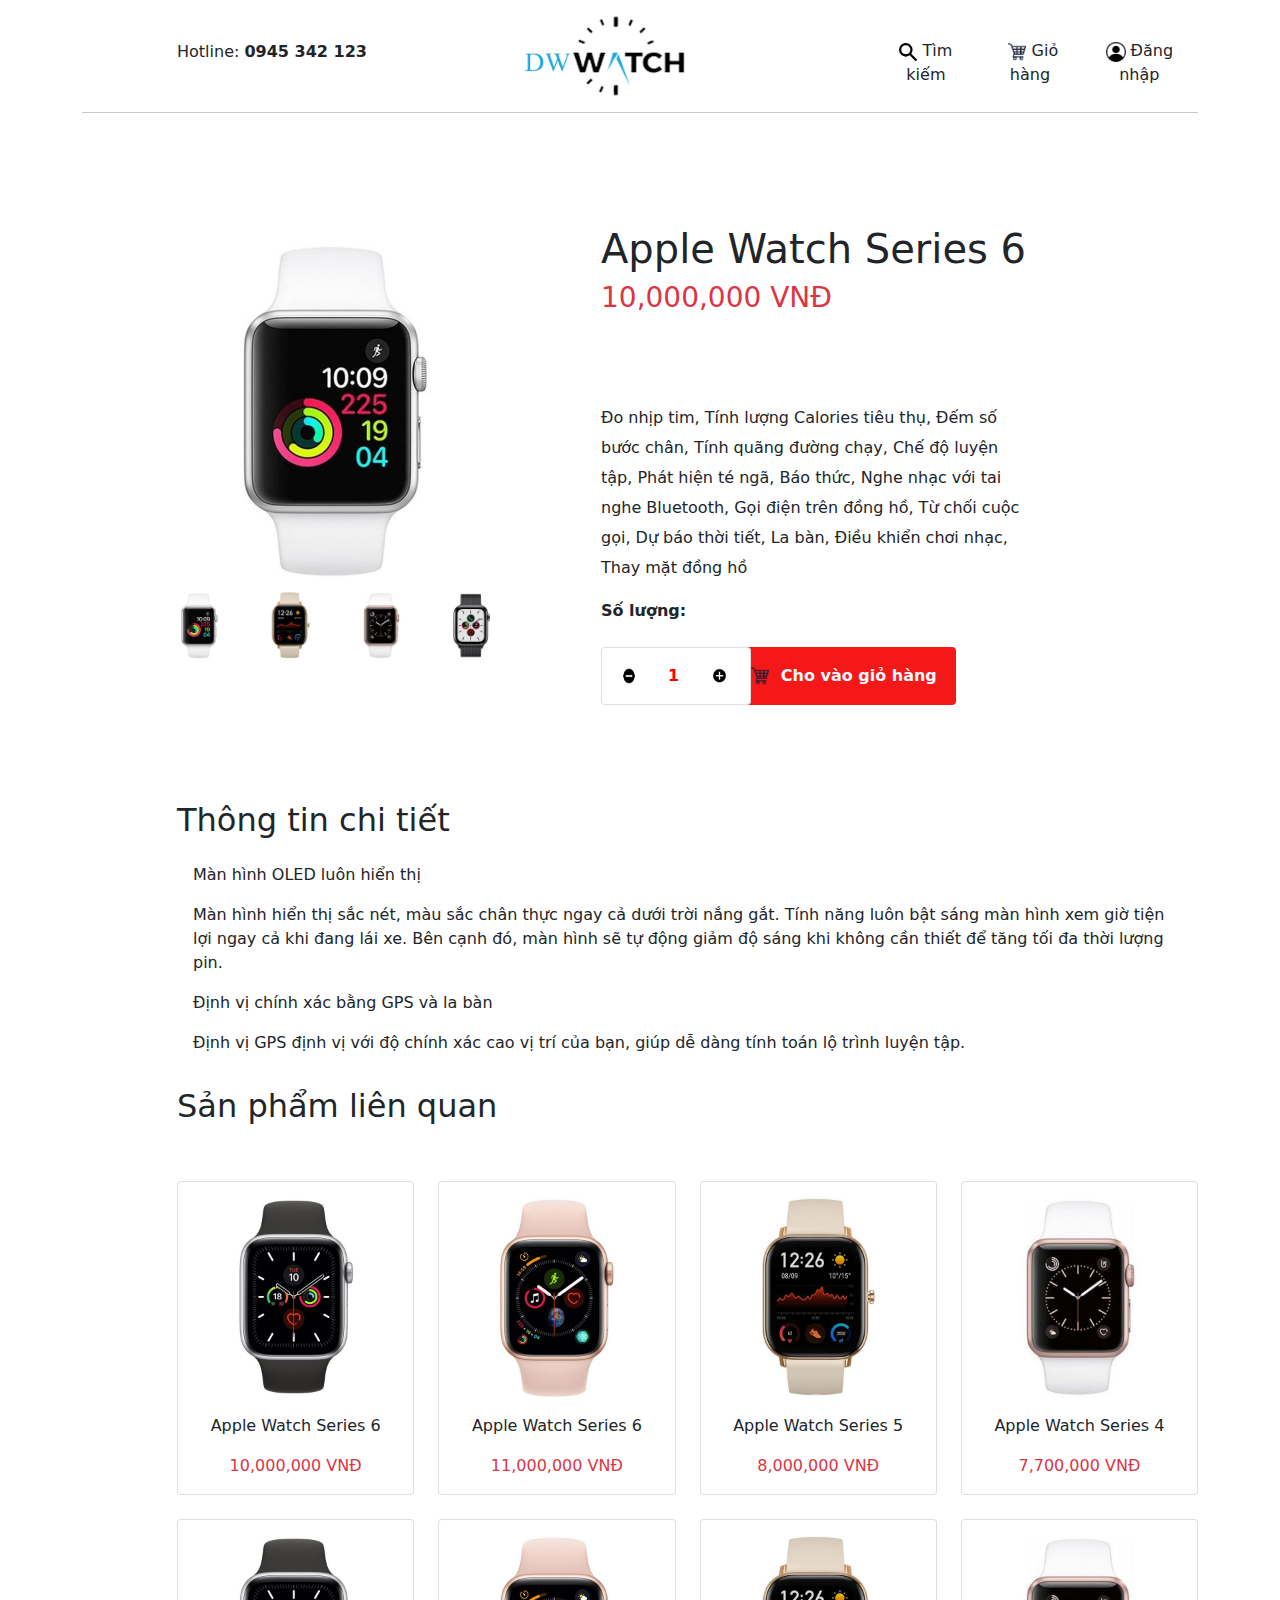
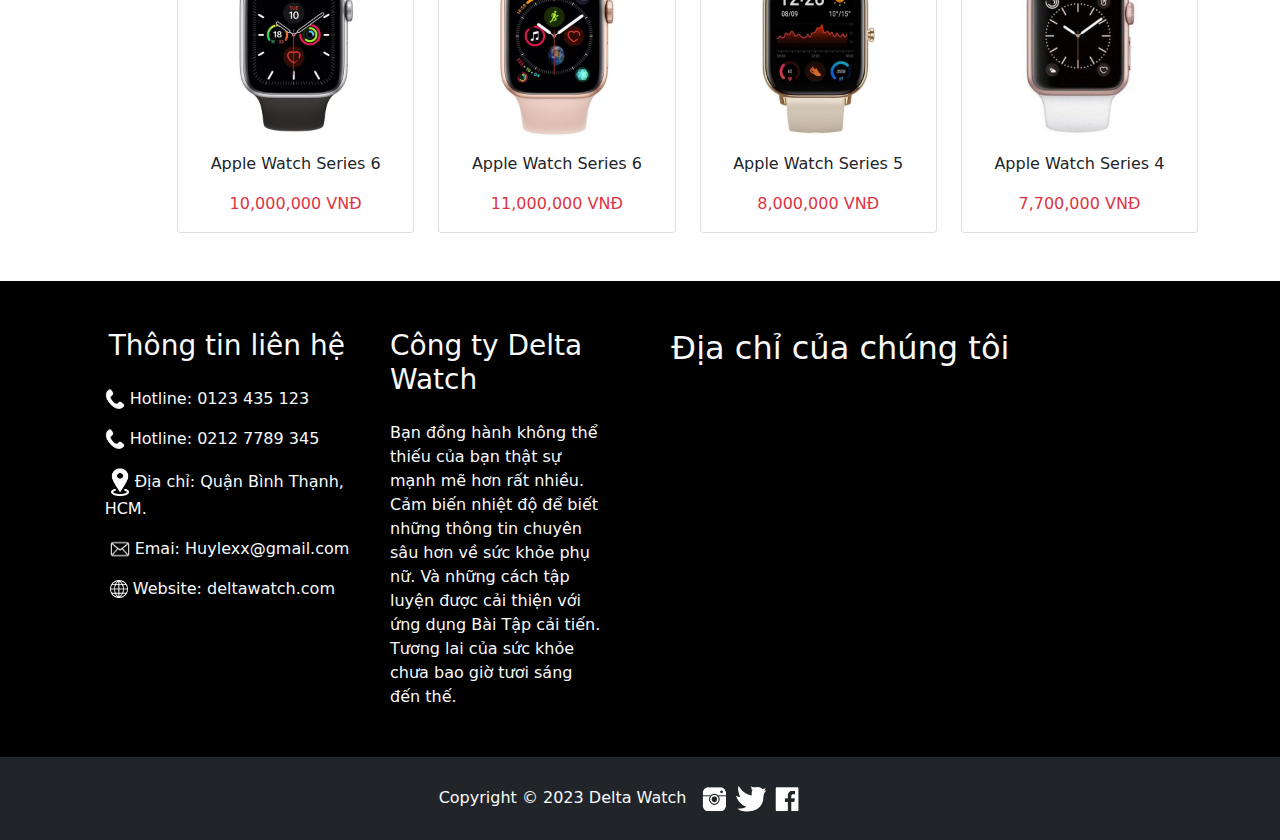
<file: Apple_Watch_Series_5.html>
<!DOCTYPE html>
<html lang="en">

<head>
    <meta charset="UTF-8">
    <meta http-equiv="X-UA-Compatible" content="IE=edge">
    <meta name="viewport" content="width=device-width, initial-scale=1.0">
    <title>Delta Watch</title>
    <link rel="short icon" href="images/title.jpg">
    <link rel="stylesheet" href="css/bootstrap.min.css">
    <script src="js/bootstrap.bundle.js"></script>
    <link rel="stylesheet" href="css/style.css">
    <style>
        .bg-black {
            background-color: black;
        }
        
        .transform:hover {
            box-shadow: 0px 0px 30px gray;
            font-weight: bold;
        }
        
        .social-media {
            width: 100px;
            height: 35px;
            margin-left: 10px;
        }
        
        .node {
            color: aliceblue;
            background-color: rgb(245, 24, 24);
        }
        
        .node:hover {
            color: rgb(245, 24, 24);
            background-color: white;
            border: 1px solid rgb(245, 24, 24);
        }
    </style>
</head>

<body>
    <div class="container">
        <div class="row mt-3">
            <div class="col-md-1"></div>
            <div class="col-md mt-4">Hotline: <b>0945 342 123</b></div>
            <div class="col-md">
                <a href="index.html"><img src="images/logo.png" alt="" style="height: 80px; width: 160px;"></a>
            </div>

            <div class="col-md mt-3">
                <div class="btn-group">
                    <button type="button" class="btn"><img src="images/kinhlup.png" alt="" style="height: 18px; width: 18px;"> Tìm kiếm</button>
                    <a href="Gio_Hang.html"><button type="button" class="btn"><img src="images/xeday.png" alt="" style="height: 20px; width: 30px;">Giỏ hàng</button></a>
                    <button type="button" class="btn" data-bs-toggle="modal" data-bs-target="#myModal"><img src="images/Sign-in.png" alt=""style="height: 20px; width: 20px;"> Đăng nhập</button>
                </div>
                <!-- The Modal -->
                <div class="modal" id="myModal">
                    <div class="modal-dialog">
                        <div class="modal-content">

                            <!-- Modal Header -->
                            <div class="modal-header">
                                <h4 class="modal-title" style="margin-left: 170px;">Đăng nhập</h4>
                                <button type="button" class="btn-close" data-bs-dismiss="modal"></button>
                            </div>

                            <!-- Modal body -->
                            <div class="modal-body">
                                <div class="row">
                                    <div class="col-md">
                                        <div class="mb-3 mt-3 d-flex justify-content-center">
                                            <input type="email" class="form-control" id="email" placeholder="Nhập email" name="email" style="width: 400px;">
                                        </div>
                                    </div>
                                    <div class="col-md">
                                        <div class="mb-3 d-flex justify-content-center">
                                            <input type="password" class="form-control" id="pwd" placeholder="Nhập mật khẩu" name="pswd" style="width: 400px;">
                                        </div>
                                    </div>
                                    <div class="col-md-12 pt-3 d-flex justify-content-center">
                                        <button type="submit" class="btn btn-primary" style="width: 400px;">Đăng nhập</button>
                                    </div>
                                    <p class="text-secondary pt-2 d-flex justify-content-center">Hoặc</p>
                                    <div class="col-md pb-4 d-flex justify-content-center">
                                        <a href="Sign_in.html"><button type="submit" class="btn btn-danger" style="margin-top: -10px; width: 400px;">Đăng ký</button></a>
                                    </div>
                                </div>
                            </div>

                        </div>
                    </div>
                </div>
            </div>
        </div>
        <hr>
        <div class="row p-5">
            <div class="col-md-5 p-5">
                <div class="ecommerce-gallery" data-mdb-auto-height="true">
                    <div class="row py-3 shadow-5">
                        <div class="col-12 mb-1">
                            <div class="lightbox">
                                <img src="images/apple_watch_7.jpg" alt="Gallery image 1" class="ecommerce-gallery-main-img active w-100" />
                            </div>
                        </div>
                        <div class="col-3 mt-2">
                            <img src="images/apple_watch_7.jpg" data-mdb-img="images/apple_watch_7.jpg" alt="Gallery image 1" class="active w-100" />
                        </div>
                        <div class="col-3 mt-2">
                            <img src="images/apple_watch_3.jpg" data-mdb-img="images/apple_watch_3.jpg" alt="Gallery image 2" class="w-100" />
                        </div>
                        <div class="col-3 mt-2">
                            <img src="images/apple_watch_4.jpg" data-mdb-img="images/apple_watch_4.jpg" alt="Gallery image 3" class="w-100" />
                        </div>
                        <div class="col-3 mt-2">
                            <img src="images/apple_watch_5.jpg" data-mdb-img="images/apple_watch_5.jpg" alt="Gallery image 3" class="w-100" />
                        </div>
                    </div>
                </div>
            </div>
            <div class="col-md-6 p-5">
                <h1>Apple Watch Series 6</h1>
                <h3 class="text-danger">10,000,000 VNĐ</h3>
                <p style="line-height: 30px; padding-top: 80px;">Đo nhịp tim, Tính lượng Calories tiêu thụ, Đếm số bước chân, Tính quãng đường chạy, Chế độ luyện tập, Phát hiện té ngã, Báo thức, Nghe nhạc với tai nghe Bluetooth, Gọi điện trên đồng hồ, Từ chối cuộc gọi, Dự báo thời tiết, La bàn, Điều
                    khiển chơi nhạc, Thay mặt đồng hồ</p>
                <b>Số lượng: </b>
                <div class="row">
                    <div class="col-md">
                        <div class="card mt-4" style="width: 150px;">
                            <div class="card-body">
                                <div class="row">
                                    <div class="col-md"><img src="images/tru.png" alt="" style="width: 22px; height: 16px;"></div>
                                    <div class="col-md" style="margin-left: 4px; color: red; font-weight: bold;">1</div>
                                    <div class="col-md"><img src="images/cong.png" alt="" style="width: 13px; height: 20px;"></div>
                                </div>
                            </div>
                        </div>
                    </div>
                    <div class="col-md mt-4"><a href="Gio_Hang.html"><button type="submit" class="btn node" style="width: 230px; height: 58px; margin-left: -100px; font-weight: bold;"><img src="images/xeday.png" alt="" style="width: 30px; height: 20px;"> Cho vào giỏ hàng</button></a></div>
                </div>
            </div>
        </div>
        <div class="row">
            <div class="col-md-1"></div>
            <div class="col-md">
                <h2>Thông tin chi tiết</h2>
                <div class="thongtin p-3">
                    <p> Màn hình OLED luôn hiển thị</p>
                    <p>Màn hình hiển thị sắc nét, màu sắc chân thực ngay cả dưới trời nắng gắt. Tính năng luôn bật sáng màn hình xem giờ tiện lợi ngay cả khi đang lái xe. Bên cạnh đó, màn hình sẽ tự động giảm độ sáng khi không cần thiết để tăng tối đa thời
                        lượng pin.
                    </p>
                    <p>Định vị chính xác bằng GPS và la bàn</p>
                    <p>Định vị GPS định vị với độ chính xác cao vị trí của bạn, giúp dễ dàng tính toán lộ trình luyện tập.</p>
                </div>
            </div>
        </div>
        <div class="row">
            <div class="col-md-1"></div>
            <div class="col-md h2 pb-5">Sản phẩm liên quan</div>
            <div class="col-md-12">
                <div class="row">
                    <div class="col-md-1"></div>
                    <div class="col-md">
                        <div class="card text-center transform">
                            <div class="card-body"><img src="images/apple_watch_1.jpg" alt="" style="height: 200px; width: 200px;"></div>
                            <p>Apple Watch Series 6</p>
                            <p class="text-danger">10,000,000 VNĐ</p>
                        </div>
                    </div>
                    <div class="col-md">
                        <div class="card text-center transform">
                            <div class="card-body"><img src="images/apple_watch_2.jpg" alt="" style="height: 200px; width: 200px;"></div>
                            <p>Apple Watch Series 6</p>
                            <p class="text-danger">11,000,000 VNĐ</p>
                        </div>
                    </div>
                    <div class="col-md">
                        <div class="card text-center transform">
                            <div class="card-body"><img src="images/apple_watch_3.jpg" alt="" style="height: 200px; width: 200px;"></div>
                            <p>Apple Watch Series 5</p>
                            <p class="text-danger">8,000,000 VNĐ</p>
                        </div>
                    </div>
                    <div class="col-md">
                        <div class="card text-center transform">
                            <div class="card-body"><img src="images/apple_watch_4.jpg" alt="" style="height: 200px; width: 200px;"></div>
                            <p>Apple Watch Series 4</p>
                            <p class="text-danger">7,700,000 VNĐ</p>
                        </div>
                    </div>
                    <div class="col-md-1"></div>
                </div>
            </div>
        </div>
        <div class="row">
            <div class="col-md-1"></div>
            <div class="col-md-12 mt-4">
                <div class="row">
                    <div class="col-md-1"></div>
                    <div class="col-md">
                        <div class="card text-center transform">
                            <div class="card-body"><img src="images/apple_watch_1.jpg" alt="" style="height: 200px; width: 200px;"></div>
                            <p>Apple Watch Series 6</p>
                            <p class="text-danger">10,000,000 VNĐ</p>
                        </div>
                    </div>
                    <div class="col-md">
                        <div class="card text-center transform">
                            <div class="card-body"><img src="images/apple_watch_2.jpg" alt="" style="height: 200px; width: 200px;"></div>
                            <p>Apple Watch Series 6</p>
                            <p class="text-danger">11,000,000 VNĐ</p>
                        </div>
                    </div>
                    <div class="col-md">
                        <div class="card text-center transform">
                            <div class="card-body"><img src="images/apple_watch_3.jpg" alt="" style="height: 200px; width: 200px;"></div>
                            <p>Apple Watch Series 5</p>
                            <p class="text-danger">8,000,000 VNĐ</p>
                        </div>
                    </div>
                    <div class="col-md">
                        <div class="card text-center transform">
                            <div class="card-body"><img src="images/apple_watch_4.jpg" alt="" style="height: 200px; width: 200px;"></div>
                            <p>Apple Watch Series 4</p>
                            <p class="text-danger">7,700,000 VNĐ</p>
                        </div>
                    </div>
                    <div class="col-md-1"></div>
                </div>
            </div>
        </div>
    </div>
    <footer class="bg-black text-light mt-5" id="section6">
        <div class="row pt-5 ">
            <div class="col-md-12 ">
                <div class="row pb-5 ">
                    <div class="col-md-1 "></div>
                    <div class="col-md ">
                        <div class="row ">
                            <div class="col-md-12 pb-2 ">
                                <h3>Thông tin liên hệ</h3>
                            </div>
                            <div class="col-md-12 p-2 "><img src="images/dienthoai.png" alt="" style="width: 20px; height: 20px;"> Hotline: 0123 435 123</div>
                            <div class="col-md-12 p-2 "><img src="images/dienthoai.png" alt="" style="width: 20px; height: 20px;"> Hotline: 0212 7789 345</div>
                            <div class="col-md-12 p-2 "><img src="images/diachi.png" alt="" style="width: 30px; height: 30px;">Địa chỉ: Quận Bình Thạnh, HCM.</div>
                            <div class="col-md-12 p-2 "><img src="images/email.png" alt="" style="width: 30px; height: 20px;">Emai: Huylexx@gmail.com</div>
                            <div class="col-md-12 p-2 ">&nbsp;<img src="images/global.png" alt="" style="width: 18px; height: 18px;"> Website: deltawatch.com</div>
                        </div>
                    </div>
                    <div class="col-md ">
                        <div class="row ">
                            <div class="col-md-12 ">
                                <h3>Công ty Delta Watch</h3>
                            </div>
                            <div class="col-md-10 pt-3">Bạn đồng hành không thể thiếu của bạn thật sự mạnh mẽ hơn rất nhiều. Cảm biến nhiệt độ để biết những thông tin chuyên sâu hơn về sức khỏe phụ nữ. Và những cách tập luyện được cải thiện với ứng dụng Bài Tập cải tiến. Tương lai
                                của sức khỏe chưa bao giờ tươi sáng đến thế.</div>
                        </div>
                    </div>
                    <div class="col-md ">
                        <h2>Địa chỉ của chúng tôi</h2>
                        <iframe src="https://www.google.com/maps/embed?pb=!1m18!1m12!1m3!1d31351.913934216223!2d106.6970697504193!3d10.81213476766729!2m3!1f0!2f0!3f0!3m2!1i1024!2i768!4f13.1!3m3!1m2!1s0x3175289f02a8eae9%3A0x34ec9d90e055cde3!2zQsOsbmggVGjhuqFuaCwgVGjDoG5oIHBo4buRIEjhu5MgQ2jDrSBNaW5oLCBWaeG7h3QgTmFt!5e0!3m2!1svi!2s!4v1685087253923!5m2!1svi!2s"
                            width="500" height="250" style="border:0; border-radius: 5px;" allowfullscreen="" loading="lazy" referrerpolicy="no-referrer-when-downgrade"></iframe>
                    </div>
                    <div class="col-md-1"></div>
                </div>

            </div>
            <div class="col-md-12 p-4 bg-dark ">
                <div class="row ">
                    <div class="col-md-4"></div>
                    <div class="col-md">
                        Copyright &copy; 2023 Delta Watch
                        <a href=""><img src="images/social_media.png" alt="" class="social-media"></div>
                    </a>
                </div>
            </div>
        </div>
        </div>
    </footer>
</body>

</html>
</file>
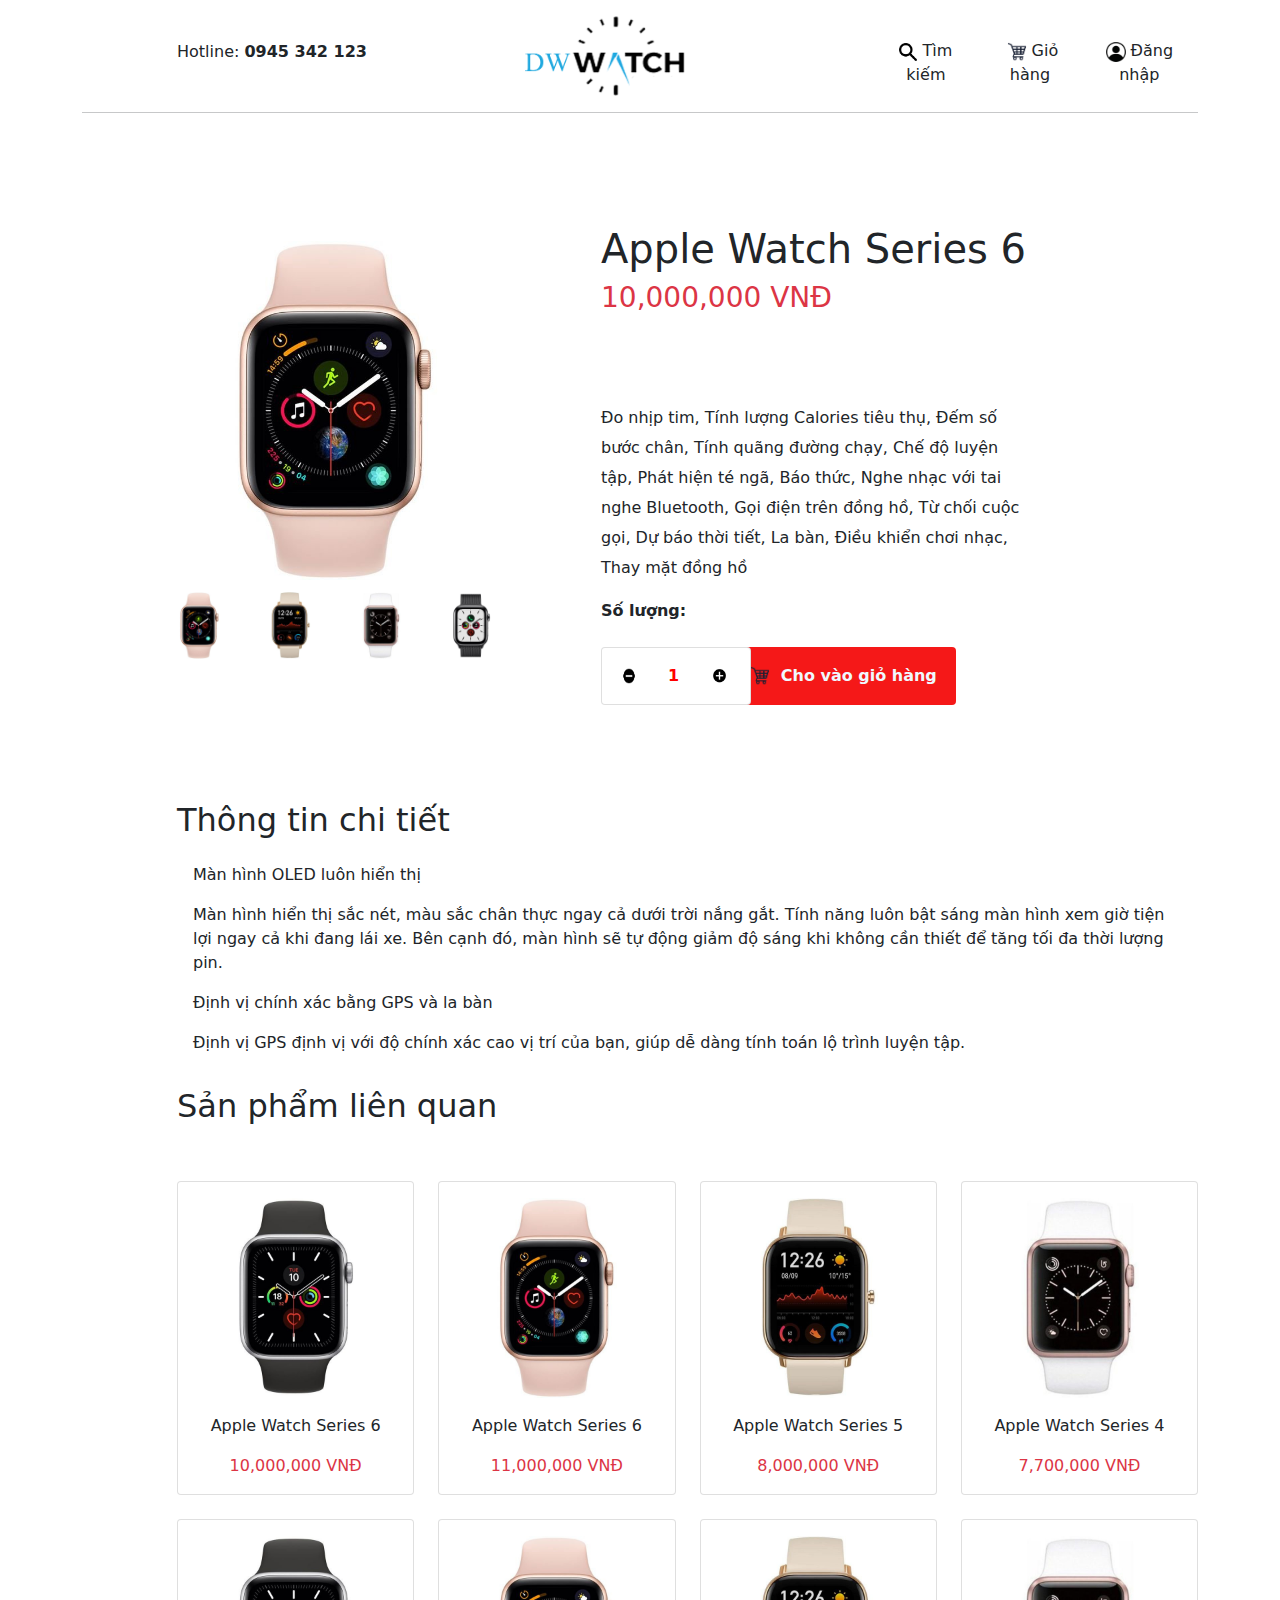
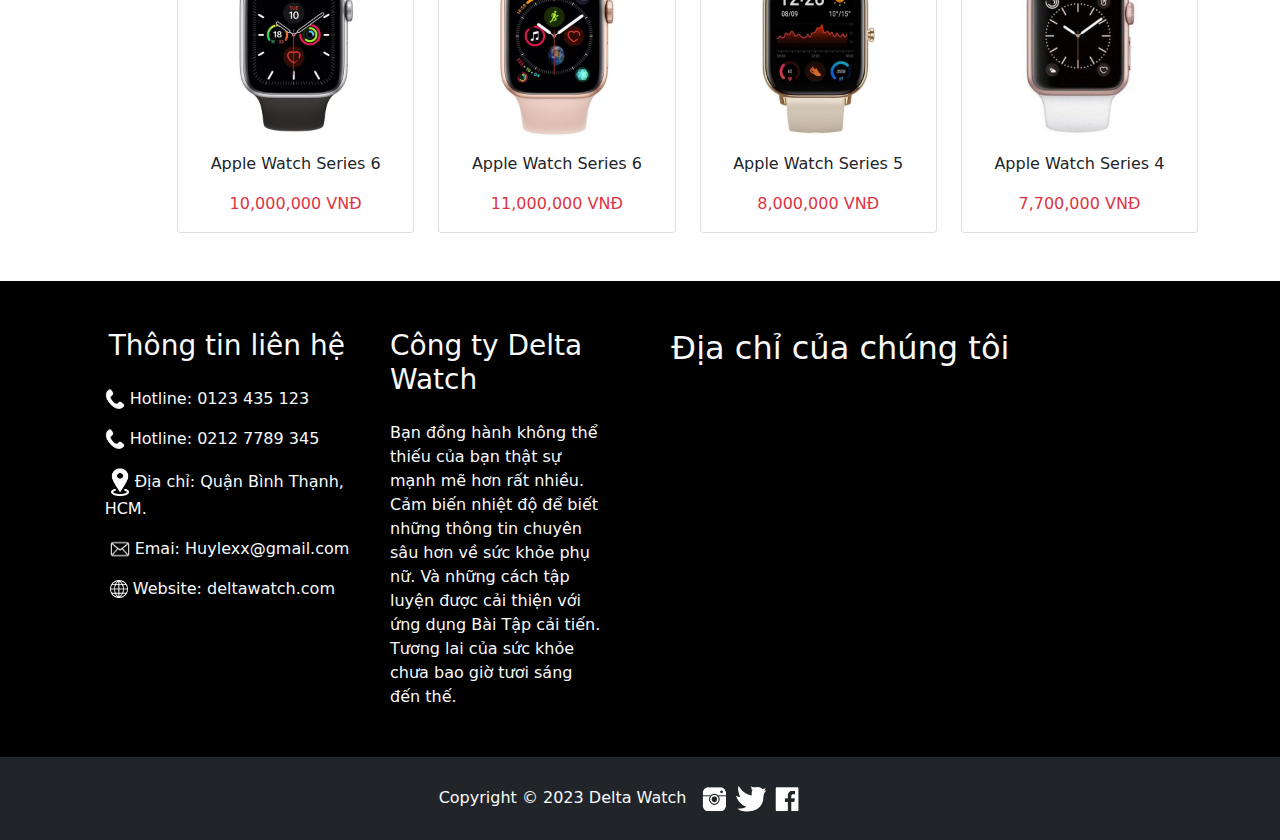
<file: Apple_Watch_Series_5_2.html>
<!DOCTYPE html>
<html lang="en">

<head>
    <meta charset="UTF-8">
    <meta http-equiv="X-UA-Compatible" content="IE=edge">
    <meta name="viewport" content="width=device-width, initial-scale=1.0">
    <title>Delta Watch</title>
    <link rel="short icon" href="images/title.jpg">
    <link rel="stylesheet" href="css/bootstrap.min.css">
    <script src="js/bootstrap.bundle.js"></script>
    <link rel="stylesheet" href="css/style.css">
    <style>
        .bg-black {
            background-color: black;
        }
        
        .transform:hover {
            box-shadow: 0px 0px 30px gray;
            font-weight: bold;
        }
        
        .social-media {
            width: 100px;
            height: 35px;
            margin-left: 10px;
        }
        
        .node {
            color: aliceblue;
            background-color: rgb(245, 24, 24);
        }
        
        .node:hover {
            color: rgb(245, 24, 24);
            background-color: white;
            border: 1px solid rgb(245, 24, 24);
        }
    </style>
</head>

<body>
    <div class="container">
        <div class="row mt-3">
            <div class="col-md-1"></div>
            <div class="col-md mt-4">Hotline: <b>0945 342 123</b></div>
            <div class="col-md">
                <a href="index.html"><img src="images/logo.png" alt="" style="height: 80px; width: 160px;"></a>
            </div>

            <div class="col-md mt-3">
                <div class="btn-group">
                    <button type="button" class="btn"><img src="images/kinhlup.png" alt="" style="height: 18px; width: 18px;"> Tìm kiếm</button>
                    <a href="Gio_Hang.html"><button type="button" class="btn"><img src="images/xeday.png" alt="" style="height: 20px; width: 30px;">Giỏ hàng</button></a>
                    <button type="button" class="btn" data-bs-toggle="modal" data-bs-target="#myModal"><img src="images/Sign-in.png" alt=""style="height: 20px; width: 20px;"> Đăng nhập</button>
                </div>
                <!-- The Modal -->
                <div class="modal" id="myModal">
                    <div class="modal-dialog">
                        <div class="modal-content">

                            <!-- Modal Header -->
                            <div class="modal-header">
                                <h4 class="modal-title" style="margin-left: 170px;">Đăng nhập</h4>
                                <button type="button" class="btn-close" data-bs-dismiss="modal"></button>
                            </div>

                            <!-- Modal body -->
                            <div class="modal-body">
                                <div class="row">
                                    <div class="col-md">
                                        <div class="mb-3 mt-3 d-flex justify-content-center">
                                            <input type="email" class="form-control" id="email" placeholder="Nhập email" name="email" style="width: 400px;">
                                        </div>
                                    </div>
                                    <div class="col-md">
                                        <div class="mb-3 d-flex justify-content-center">
                                            <input type="password" class="form-control" id="pwd" placeholder="Nhập mật khẩu" name="pswd" style="width: 400px;">
                                        </div>
                                    </div>
                                    <div class="col-md-12 pt-3 d-flex justify-content-center">
                                        <button type="submit" class="btn btn-primary" style="width: 400px;">Đăng nhập</button>
                                    </div>
                                    <p class="text-secondary pt-2 d-flex justify-content-center">Hoặc</p>
                                    <div class="col-md pb-4 d-flex justify-content-center">
                                        <a href="Sign_in.html"><button type="submit" class="btn btn-danger" style="margin-top: -10px; width: 400px;">Đăng ký</button></a>
                                    </div>
                                </div>
                            </div>

                        </div>
                    </div>
                </div>
            </div>
        </div>
        <hr>
        <div class="row p-5">
            <div class="col-md-5 p-5">
                <div class="ecommerce-gallery" data-mdb-auto-height="true">
                    <div class="row py-3 shadow-5">
                        <div class="col-12 mb-1">
                            <div class="lightbox">
                                <img src="images/apple_watch_2.jpg" alt="Gallery image 1" class="ecommerce-gallery-main-img active w-100" />
                            </div>
                        </div>
                        <div class="col-3 mt-2">
                            <img src="images/apple_watch_2.jpg" data-mdb-img="images/apple_watch_2.jpg" alt="Gallery image 1" class="active w-100" />
                        </div>
                        <div class="col-3 mt-2">
                            <img src="images/apple_watch_3.jpg" data-mdb-img="images/apple_watch_3.jpg" alt="Gallery image 2" class="w-100" />
                        </div>
                        <div class="col-3 mt-2">
                            <img src="images/apple_watch_4.jpg" data-mdb-img="images/apple_watch_4.jpg" alt="Gallery image 3" class="w-100" />
                        </div>
                        <div class="col-3 mt-2">
                            <img src="images/apple_watch_5.jpg" data-mdb-img="images/apple_watch_5.jpg" alt="Gallery image 3" class="w-100" />
                        </div>
                    </div>
                </div>
            </div>
            <div class="col-md-6 p-5">
                <h1>Apple Watch Series 6</h1>
                <h3 class="text-danger">10,000,000 VNĐ</h3>
                <p style="line-height: 30px; padding-top: 80px;">Đo nhịp tim, Tính lượng Calories tiêu thụ, Đếm số bước chân, Tính quãng đường chạy, Chế độ luyện tập, Phát hiện té ngã, Báo thức, Nghe nhạc với tai nghe Bluetooth, Gọi điện trên đồng hồ, Từ chối cuộc gọi, Dự báo thời tiết, La bàn, Điều
                    khiển chơi nhạc, Thay mặt đồng hồ</p>
                <b>Số lượng: </b>
                <div class="row">
                    <div class="col-md">
                        <div class="card mt-4" style="width: 150px;">
                            <div class="card-body">
                                <div class="row">
                                    <div class="col-md"><img src="images/tru.png" alt="" style="width: 22px; height: 16px;"></div>
                                    <div class="col-md" style="margin-left: 4px; color: red; font-weight: bold;">1</div>
                                    <div class="col-md"><img src="images/cong.png" alt="" style="width: 13px; height: 20px;"></div>
                                </div>
                            </div>
                        </div>
                    </div>
                    <div class="col-md mt-4"><a href="Gio_Hang.html"><button type="submit" class="btn node" style="width: 230px; height: 58px; margin-left: -100px; font-weight: bold;"><img src="images/xeday.png" alt="" style="width: 30px; height: 20px;"> Cho vào giỏ hàng</button></a></div>
                </div>
            </div>
        </div>
        <div class="row">
            <div class="col-md-1"></div>
            <div class="col-md">
                <h2>Thông tin chi tiết</h2>
                <div class="thongtin p-3">
                    <p> Màn hình OLED luôn hiển thị</p>
                    <p>Màn hình hiển thị sắc nét, màu sắc chân thực ngay cả dưới trời nắng gắt. Tính năng luôn bật sáng màn hình xem giờ tiện lợi ngay cả khi đang lái xe. Bên cạnh đó, màn hình sẽ tự động giảm độ sáng khi không cần thiết để tăng tối đa thời
                        lượng pin.
                    </p>
                    <p>Định vị chính xác bằng GPS và la bàn</p>
                    <p>Định vị GPS định vị với độ chính xác cao vị trí của bạn, giúp dễ dàng tính toán lộ trình luyện tập.</p>
                </div>
            </div>
        </div>
        <div class="row">
            <div class="col-md-1"></div>
            <div class="col-md h2 pb-5">Sản phẩm liên quan</div>
            <div class="col-md-12">
                <div class="row">
                    <div class="col-md-1"></div>
                    <div class="col-md">
                        <div class="card text-center transform">
                            <div class="card-body"><img src="images/apple_watch_1.jpg" alt="" style="height: 200px; width: 200px;"></div>
                            <p>Apple Watch Series 6</p>
                            <p class="text-danger">10,000,000 VNĐ</p>
                        </div>
                    </div>
                    <div class="col-md">
                        <div class="card text-center transform">
                            <div class="card-body"><img src="images/apple_watch_2.jpg" alt="" style="height: 200px; width: 200px;"></div>
                            <p>Apple Watch Series 6</p>
                            <p class="text-danger">11,000,000 VNĐ</p>
                        </div>
                    </div>
                    <div class="col-md">
                        <div class="card text-center transform">
                            <div class="card-body"><img src="images/apple_watch_3.jpg" alt="" style="height: 200px; width: 200px;"></div>
                            <p>Apple Watch Series 5</p>
                            <p class="text-danger">8,000,000 VNĐ</p>
                        </div>
                    </div>
                    <div class="col-md">
                        <div class="card text-center transform">
                            <div class="card-body"><img src="images/apple_watch_4.jpg" alt="" style="height: 200px; width: 200px;"></div>
                            <p>Apple Watch Series 4</p>
                            <p class="text-danger">7,700,000 VNĐ</p>
                        </div>
                    </div>
                    <div class="col-md-1"></div>
                </div>
            </div>
        </div>
        <div class="row">
            <div class="col-md-1"></div>
            <div class="col-md-12 mt-4">
                <div class="row">
                    <div class="col-md-1"></div>
                    <div class="col-md">
                        <div class="card text-center transform">
                            <div class="card-body"><img src="images/apple_watch_1.jpg" alt="" style="height: 200px; width: 200px;"></div>
                            <p>Apple Watch Series 6</p>
                            <p class="text-danger">10,000,000 VNĐ</p>
                        </div>
                    </div>
                    <div class="col-md">
                        <div class="card text-center transform">
                            <div class="card-body"><img src="images/apple_watch_2.jpg" alt="" style="height: 200px; width: 200px;"></div>
                            <p>Apple Watch Series 6</p>
                            <p class="text-danger">11,000,000 VNĐ</p>
                        </div>
                    </div>
                    <div class="col-md">
                        <div class="card text-center transform">
                            <div class="card-body"><img src="images/apple_watch_3.jpg" alt="" style="height: 200px; width: 200px;"></div>
                            <p>Apple Watch Series 5</p>
                            <p class="text-danger">8,000,000 VNĐ</p>
                        </div>
                    </div>
                    <div class="col-md">
                        <div class="card text-center transform">
                            <div class="card-body"><img src="images/apple_watch_4.jpg" alt="" style="height: 200px; width: 200px;"></div>
                            <p>Apple Watch Series 4</p>
                            <p class="text-danger">7,700,000 VNĐ</p>
                        </div>
                    </div>
                    <div class="col-md-1"></div>
                </div>
            </div>
        </div>
    </div>
    <footer class="bg-black text-light mt-5" id="section6">
        <div class="row pt-5 ">
            <div class="col-md-12 ">
                <div class="row pb-5 ">
                    <div class="col-md-1 "></div>
                    <div class="col-md ">
                        <div class="row ">
                            <div class="col-md-12 pb-2 ">
                                <h3>Thông tin liên hệ</h3>
                            </div>
                            <div class="col-md-12 p-2 "><img src="images/dienthoai.png" alt="" style="width: 20px; height: 20px;"> Hotline: 0123 435 123</div>
                            <div class="col-md-12 p-2 "><img src="images/dienthoai.png" alt="" style="width: 20px; height: 20px;"> Hotline: 0212 7789 345</div>
                            <div class="col-md-12 p-2 "><img src="images/diachi.png" alt="" style="width: 30px; height: 30px;">Địa chỉ: Quận Bình Thạnh, HCM.</div>
                            <div class="col-md-12 p-2 "><img src="images/email.png" alt="" style="width: 30px; height: 20px;">Emai: Huylexx@gmail.com</div>
                            <div class="col-md-12 p-2 ">&nbsp;<img src="images/global.png" alt="" style="width: 18px; height: 18px;"> Website: deltawatch.com</div>
                        </div>
                    </div>
                    <div class="col-md ">
                        <div class="row ">
                            <div class="col-md-12 ">
                                <h3>Công ty Delta Watch</h3>
                            </div>
                            <div class="col-md-10 pt-3">Bạn đồng hành không thể thiếu của bạn thật sự mạnh mẽ hơn rất nhiều. Cảm biến nhiệt độ để biết những thông tin chuyên sâu hơn về sức khỏe phụ nữ. Và những cách tập luyện được cải thiện với ứng dụng Bài Tập cải tiến. Tương lai
                                của sức khỏe chưa bao giờ tươi sáng đến thế.</div>
                        </div>
                    </div>
                    <div class="col-md ">
                        <h2>Địa chỉ của chúng tôi</h2>
                        <iframe src="https://www.google.com/maps/embed?pb=!1m18!1m12!1m3!1d31351.913934216223!2d106.6970697504193!3d10.81213476766729!2m3!1f0!2f0!3f0!3m2!1i1024!2i768!4f13.1!3m3!1m2!1s0x3175289f02a8eae9%3A0x34ec9d90e055cde3!2zQsOsbmggVGjhuqFuaCwgVGjDoG5oIHBo4buRIEjhu5MgQ2jDrSBNaW5oLCBWaeG7h3QgTmFt!5e0!3m2!1svi!2s!4v1685087253923!5m2!1svi!2s"
                            width="500" height="250" style="border:0; border-radius: 5px;" allowfullscreen="" loading="lazy" referrerpolicy="no-referrer-when-downgrade"></iframe>
                    </div>
                    <div class="col-md-1"></div>
                </div>

            </div>
            <div class="col-md-12 p-4 bg-dark ">
                <div class="row ">
                    <div class="col-md-4"></div>
                    <div class="col-md">
                        Copyright &copy; 2023 Delta Watch
                        <a href=""><img src="images/social_media.png" alt="" class="social-media"></div>
                    </a>
                </div>
            </div>
        </div>
        </div>
    </footer>
</body>

</html>
</file>
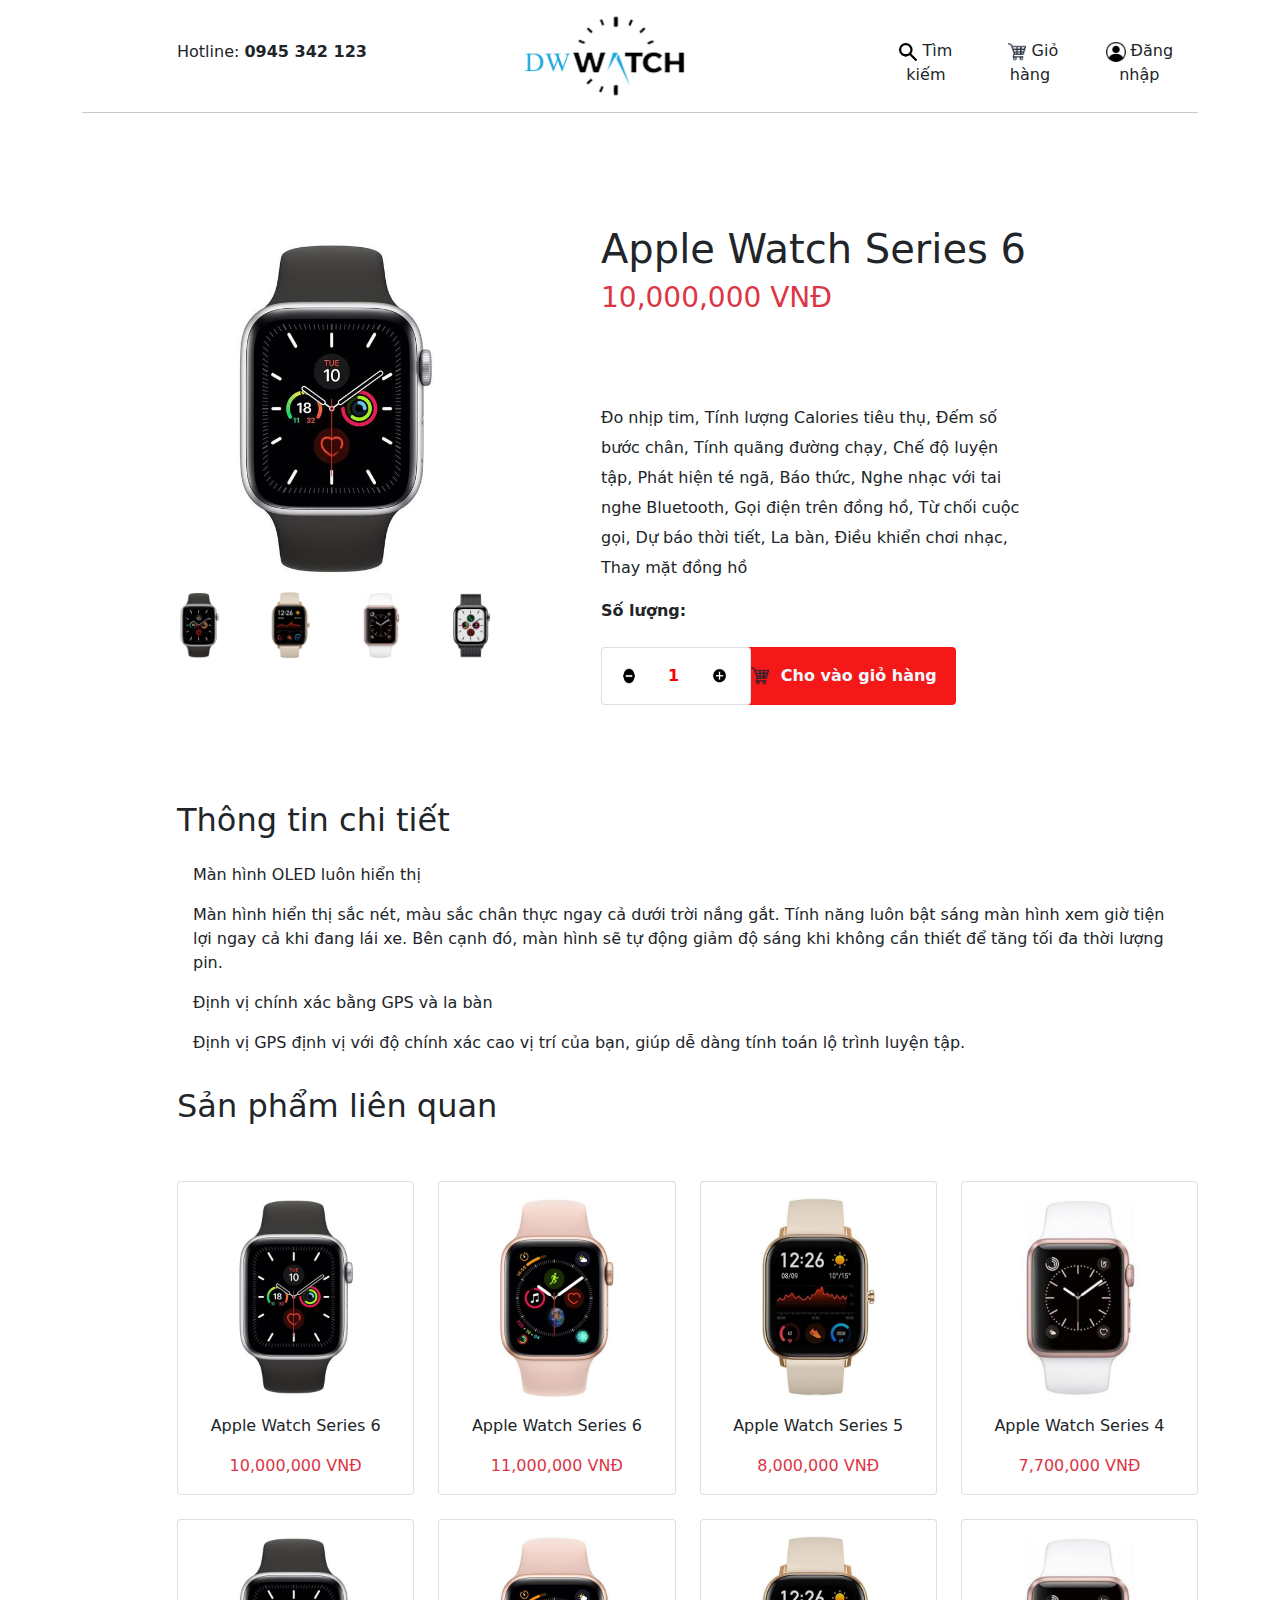
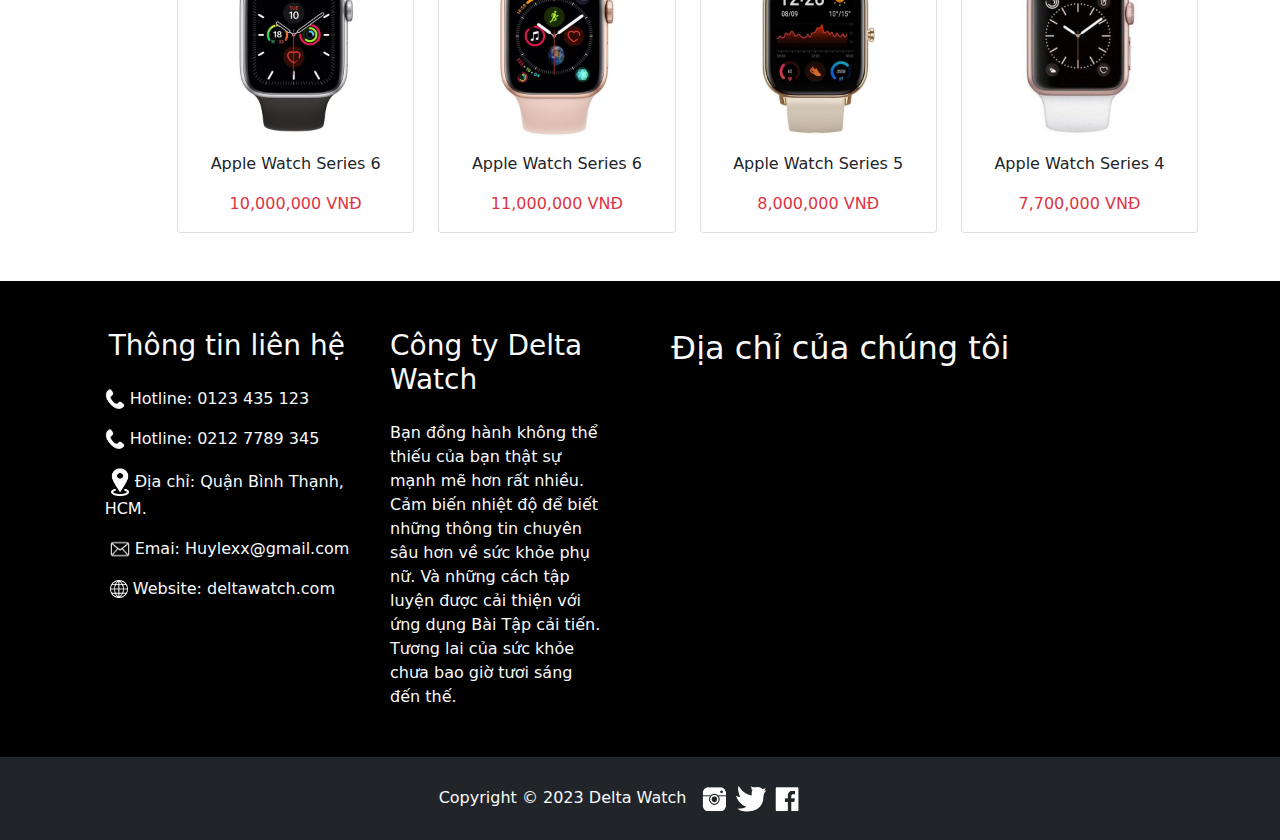
<file: Apple_Watch_Series_6.html>
<!DOCTYPE html>
<html lang="en">

<head>
    <meta charset="UTF-8">
    <meta http-equiv="X-UA-Compatible" content="IE=edge">
    <meta name="viewport" content="width=device-width, initial-scale=1.0">
    <title>Delta Watch</title>
    <link rel="short icon" href="images/title.jpg">
    <link rel="stylesheet" href="css/bootstrap.min.css">
    <script src="js/bootstrap.bundle.js"></script>
    <link rel="stylesheet" href="css/style.css">
    <style>
        .bg-black {
            background-color: black;
        }
        
        .transform:hover {
            box-shadow: 0px 0px 30px gray;
            font-weight: bold;
        }
        
        .social-media {
            width: 100px;
            height: 35px;
            margin-left: 10px;
        }
        
        .node {
            color: aliceblue;
            background-color: rgb(245, 24, 24);
        }
        
        .node:hover {
            color: rgb(245, 24, 24);
            background-color: white;
            border: 1px solid rgb(245, 24, 24);
        }
    </style>
</head>

<body>
    <div class="container">
        <div class="row mt-3">
            <div class="col-md-1"></div>
            <div class="col-md mt-4">Hotline: <b>0945 342 123</b></div>
            <div class="col-md">
                <a href="index.html"><img src="images/logo.png" alt="" style="height: 80px; width: 160px;"></a>
            </div>

            <div class="col-md mt-3">
                <div class="btn-group">
                    <button type="button" class="btn"><img src="images/kinhlup.png" alt="" style="height: 18px; width: 18px;"> Tìm kiếm</button>
                    <a href="Gio_Hang.html"><button type="button" class="btn"><img src="images/xeday.png" alt="" style="height: 20px; width: 30px;">Giỏ hàng</button></a>
                    <button type="button" class="btn" data-bs-toggle="modal" data-bs-target="#myModal"><img src="images/Sign-in.png" alt=""style="height: 20px; width: 20px;"> Đăng nhập</button>
                </div>
                <!-- The Modal -->
                <div class="modal" id="myModal">
                    <div class="modal-dialog">
                        <div class="modal-content">

                            <!-- Modal Header -->
                            <div class="modal-header">
                                <h4 class="modal-title" style="margin-left: 170px;">Đăng nhập</h4>
                                <button type="button" class="btn-close" data-bs-dismiss="modal"></button>
                            </div>

                            <!-- Modal body -->
                            <div class="modal-body">
                                <div class="row">
                                    <div class="col-md">
                                        <div class="mb-3 mt-3 d-flex justify-content-center">
                                            <input type="email" class="form-control" id="email" placeholder="Nhập email" name="email" style="width: 400px;">
                                        </div>
                                    </div>
                                    <div class="col-md">
                                        <div class="mb-3 d-flex justify-content-center">
                                            <input type="password" class="form-control" id="pwd" placeholder="Nhập mật khẩu" name="pswd" style="width: 400px;">
                                        </div>
                                    </div>
                                    <div class="col-md-12 pt-3 d-flex justify-content-center">
                                        <button type="submit" class="btn btn-primary" style="width: 400px;">Đăng nhập</button>
                                    </div>
                                    <p class="text-secondary pt-2 d-flex justify-content-center">Hoặc</p>
                                    <div class="col-md pb-4 d-flex justify-content-center">
                                        <a href="Sign_in.html"><button type="submit" class="btn btn-danger" style="margin-top: -10px; width: 400px;">Đăng ký</button></a>
                                    </div>
                                </div>
                            </div>

                        </div>
                    </div>
                </div>
            </div>
        </div>
        <hr>
        <div class="row p-5">
            <div class="col-md-5 p-5">
                <div class="ecommerce-gallery" data-mdb-auto-height="true">
                    <div class="row py-3 shadow-5">
                        <div class="col-12 mb-1">
                            <div class="lightbox">
                                <img src="images/apple_watch_1.jpg" alt="Gallery image 1" class="ecommerce-gallery-main-img active w-100" />
                            </div>
                        </div>
                        <div class="col-3 mt-2">
                            <img src="images/apple_watch_1.jpg" data-mdb-img="images/apple_watch_1.jpg" alt="Gallery image 1" class="active w-100" />
                        </div>
                        <div class="col-3 mt-2">
                            <img src="images/apple_watch_3.jpg" data-mdb-img="images/apple_watch_3.jpg" alt="Gallery image 2" class="w-100" />
                        </div>
                        <div class="col-3 mt-2">
                            <img src="images/apple_watch_4.jpg" data-mdb-img="images/apple_watch_4.jpg" alt="Gallery image 3" class="w-100" />
                        </div>
                        <div class="col-3 mt-2">
                            <img src="images/apple_watch_5.jpg" data-mdb-img="images/apple_watch_5.jpg" alt="Gallery image 3" class="w-100" />
                        </div>
                    </div>
                </div>
            </div>
            <div class="col-md-6 p-5">
                <h1>Apple Watch Series 6</h1>
                <h3 class="text-danger">10,000,000 VNĐ</h3>
                <p style="line-height: 30px; padding-top: 80px;">Đo nhịp tim, Tính lượng Calories tiêu thụ, Đếm số bước chân, Tính quãng đường chạy, Chế độ luyện tập, Phát hiện té ngã, Báo thức, Nghe nhạc với tai nghe Bluetooth, Gọi điện trên đồng hồ, Từ chối cuộc gọi, Dự báo thời tiết, La bàn, Điều
                    khiển chơi nhạc, Thay mặt đồng hồ</p>
                <b>Số lượng: </b>
                <div class="row">
                    <div class="col-md">
                        <div class="card mt-4" style="width: 150px;">
                            <div class="card-body">
                                <div class="row">
                                    <div class="col-md"><img src="images/tru.png" alt="" style="width: 22px; height: 16px;"></div>
                                    <div class="col-md" style="margin-left: 4px; color: red; font-weight: bold;">1</div>
                                    <div class="col-md"><img src="images/cong.png" alt="" style="width: 13px; height: 20px;"></div>
                                </div>
                            </div>
                        </div>
                    </div>
                    <div class="col-md mt-4"><a href="Gio_Hang.html"><button type="submit" class="btn node" style="width: 230px; height: 58px; margin-left: -100px; font-weight: bold;"><img src="images/xeday.png" alt="" style="width: 30px; height: 20px;"> Cho vào giỏ hàng</button></a></div>
                </div>
            </div>
        </div>
        <div class="row">
            <div class="col-md-1"></div>
            <div class="col-md">
                <h2>Thông tin chi tiết</h2>
                <div class="thongtin p-3">
                    <p> Màn hình OLED luôn hiển thị</p>
                    <p>Màn hình hiển thị sắc nét, màu sắc chân thực ngay cả dưới trời nắng gắt. Tính năng luôn bật sáng màn hình xem giờ tiện lợi ngay cả khi đang lái xe. Bên cạnh đó, màn hình sẽ tự động giảm độ sáng khi không cần thiết để tăng tối đa thời
                        lượng pin.
                    </p>
                    <p>Định vị chính xác bằng GPS và la bàn</p>
                    <p>Định vị GPS định vị với độ chính xác cao vị trí của bạn, giúp dễ dàng tính toán lộ trình luyện tập.</p>
                </div>
            </div>
        </div>
        <div class="row">
            <div class="col-md-1"></div>
            <div class="col-md h2 pb-5">Sản phẩm liên quan</div>
            <div class="col-md-12">
                <div class="row">
                    <div class="col-md-1"></div>
                    <div class="col-md">
                        <div class="card text-center transform">
                            <div class="card-body"><img src="images/apple_watch_1.jpg" alt="" style="height: 200px; width: 200px;"></div>
                            <p>Apple Watch Series 6</p>
                            <p class="text-danger">10,000,000 VNĐ</p>
                        </div>
                    </div>
                    <div class="col-md">
                        <div class="card text-center transform">
                            <div class="card-body"><img src="images/apple_watch_2.jpg" alt="" style="height: 200px; width: 200px;"></div>
                            <p>Apple Watch Series 6</p>
                            <p class="text-danger">11,000,000 VNĐ</p>
                        </div>
                    </div>
                    <div class="col-md">
                        <div class="card text-center transform">
                            <div class="card-body"><img src="images/apple_watch_3.jpg" alt="" style="height: 200px; width: 200px;"></div>
                            <p>Apple Watch Series 5</p>
                            <p class="text-danger">8,000,000 VNĐ</p>
                        </div>
                    </div>
                    <div class="col-md">
                        <div class="card text-center transform">
                            <div class="card-body"><img src="images/apple_watch_4.jpg" alt="" style="height: 200px; width: 200px;"></div>
                            <p>Apple Watch Series 4</p>
                            <p class="text-danger">7,700,000 VNĐ</p>
                        </div>
                    </div>
                    <div class="col-md-1"></div>
                </div>
            </div>
        </div>
        <div class="row">
            <div class="col-md-1"></div>
            <div class="col-md-12 mt-4">
                <div class="row">
                    <div class="col-md-1"></div>
                    <div class="col-md">
                        <div class="card text-center transform">
                            <div class="card-body"><img src="images/apple_watch_1.jpg" alt="" style="height: 200px; width: 200px;"></div>
                            <p>Apple Watch Series 6</p>
                            <p class="text-danger">10,000,000 VNĐ</p>
                        </div>
                    </div>
                    <div class="col-md">
                        <div class="card text-center transform">
                            <div class="card-body"><img src="images/apple_watch_2.jpg" alt="" style="height: 200px; width: 200px;"></div>
                            <p>Apple Watch Series 6</p>
                            <p class="text-danger">11,000,000 VNĐ</p>
                        </div>
                    </div>
                    <div class="col-md">
                        <div class="card text-center transform">
                            <div class="card-body"><img src="images/apple_watch_3.jpg" alt="" style="height: 200px; width: 200px;"></div>
                            <p>Apple Watch Series 5</p>
                            <p class="text-danger">8,000,000 VNĐ</p>
                        </div>
                    </div>
                    <div class="col-md">
                        <div class="card text-center transform">
                            <div class="card-body"><img src="images/apple_watch_4.jpg" alt="" style="height: 200px; width: 200px;"></div>
                            <p>Apple Watch Series 4</p>
                            <p class="text-danger">7,700,000 VNĐ</p>
                        </div>
                    </div>
                    <div class="col-md-1"></div>
                </div>
            </div>
        </div>
    </div>
    <footer class="bg-black text-light mt-5" id="section6">
        <div class="row pt-5 ">
            <div class="col-md-12 ">
                <div class="row pb-5 ">
                    <div class="col-md-1 "></div>
                    <div class="col-md ">
                        <div class="row ">
                            <div class="col-md-12 pb-2 ">
                                <h3>Thông tin liên hệ</h3>
                            </div>
                            <div class="col-md-12 p-2 "><img src="images/dienthoai.png" alt="" style="width: 20px; height: 20px;"> Hotline: 0123 435 123</div>
                            <div class="col-md-12 p-2 "><img src="images/dienthoai.png" alt="" style="width: 20px; height: 20px;"> Hotline: 0212 7789 345</div>
                            <div class="col-md-12 p-2 "><img src="images/diachi.png" alt="" style="width: 30px; height: 30px;">Địa chỉ: Quận Bình Thạnh, HCM.</div>
                            <div class="col-md-12 p-2 "><img src="images/email.png" alt="" style="width: 30px; height: 20px;">Emai: Huylexx@gmail.com</div>
                            <div class="col-md-12 p-2 ">&nbsp;<img src="images/global.png" alt="" style="width: 18px; height: 18px;"> Website: deltawatch.com</div>
                        </div>
                    </div>
                    <div class="col-md ">
                        <div class="row ">
                            <div class="col-md-12 ">
                                <h3>Công ty Delta Watch</h3>
                            </div>
                            <div class="col-md-10 pt-3">Bạn đồng hành không thể thiếu của bạn thật sự mạnh mẽ hơn rất nhiều. Cảm biến nhiệt độ để biết những thông tin chuyên sâu hơn về sức khỏe phụ nữ. Và những cách tập luyện được cải thiện với ứng dụng Bài Tập cải tiến. Tương lai
                                của sức khỏe chưa bao giờ tươi sáng đến thế.</div>
                        </div>
                    </div>
                    <div class="col-md ">
                        <h2>Địa chỉ của chúng tôi</h2>
                        <iframe src="https://www.google.com/maps/embed?pb=!1m18!1m12!1m3!1d31351.913934216223!2d106.6970697504193!3d10.81213476766729!2m3!1f0!2f0!3f0!3m2!1i1024!2i768!4f13.1!3m3!1m2!1s0x3175289f02a8eae9%3A0x34ec9d90e055cde3!2zQsOsbmggVGjhuqFuaCwgVGjDoG5oIHBo4buRIEjhu5MgQ2jDrSBNaW5oLCBWaeG7h3QgTmFt!5e0!3m2!1svi!2s!4v1685087253923!5m2!1svi!2s"
                            width="500" height="250" style="border:0; border-radius: 5px;" allowfullscreen="" loading="lazy" referrerpolicy="no-referrer-when-downgrade"></iframe>
                    </div>
                    <div class="col-md-1"></div>
                </div>

            </div>
            <div class="col-md-12 p-4 bg-dark ">
                <div class="row ">
                    <div class="col-md-4"></div>
                    <div class="col-md">
                        Copyright &copy; 2023 Delta Watch
                        <a href=""><img src="images/social_media.png" alt="" class="social-media"></div>
                    </a>
                </div>
            </div>
        </div>
        </div>
    </footer>
</body>

</html>
</file>
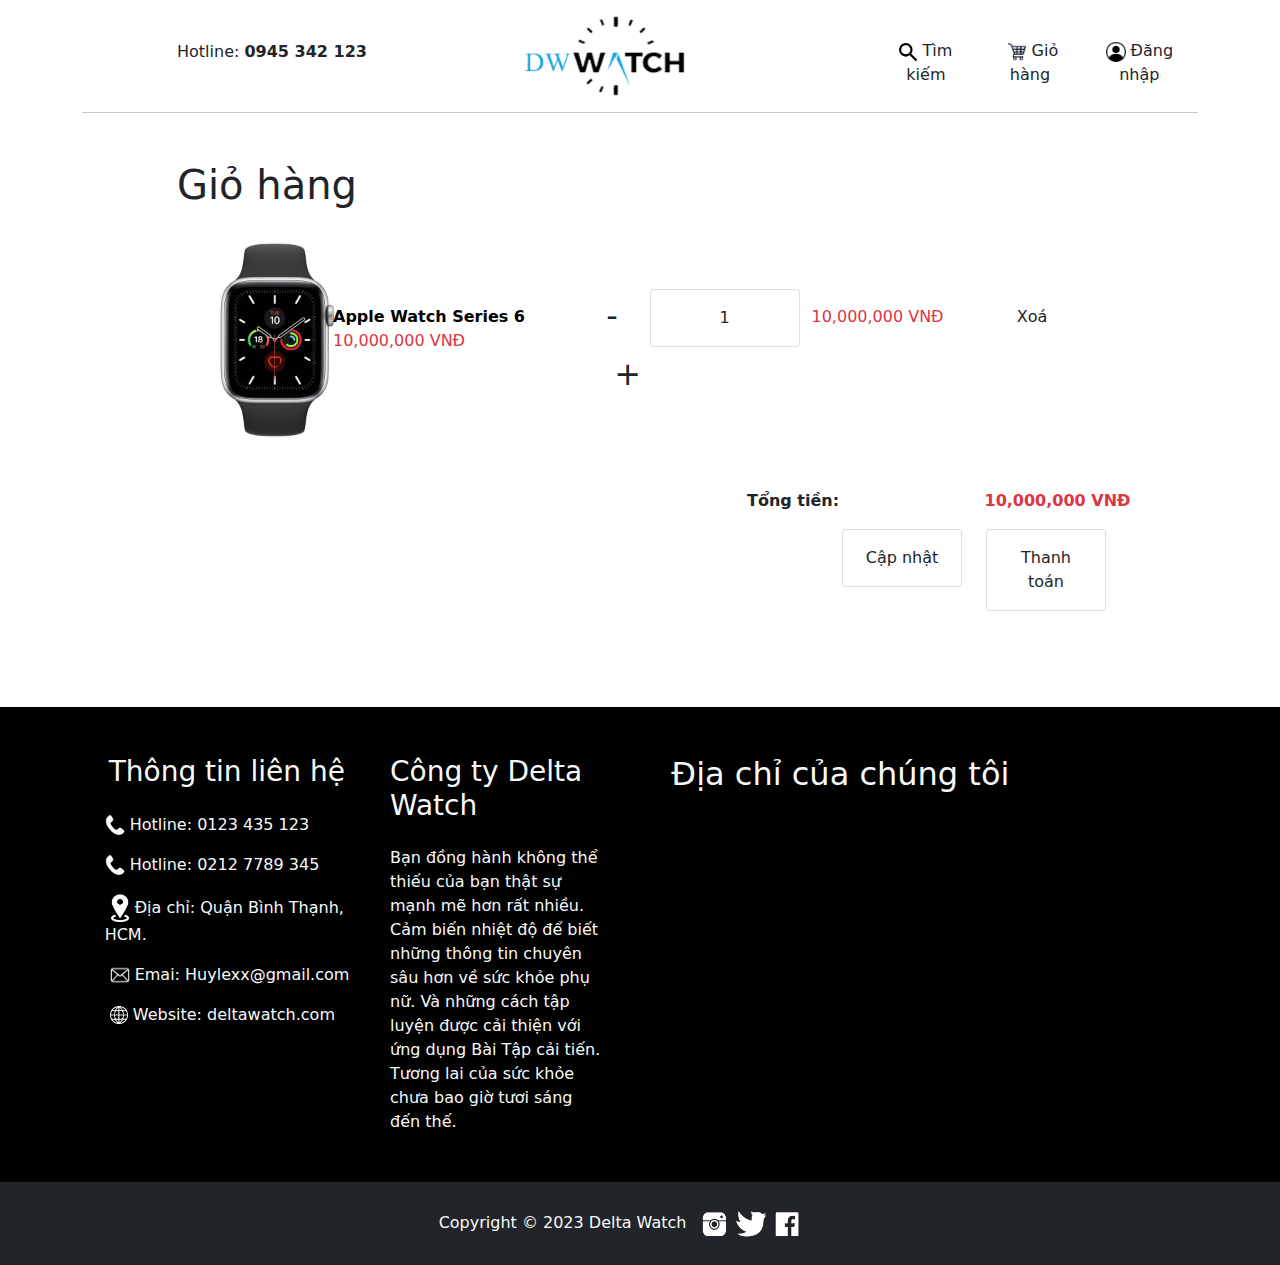
<file: Gio_Hang.html>
<!DOCTYPE html>
<html lang="en">

<head>
    <meta charset="UTF-8">
    <meta http-equiv="X-UA-Compatible" content="IE=edge">
    <meta name="viewport" content="width=device-width, initial-scale=1.0">
    <title>Delta Watch</title>
    <link rel="shortcut icon" href="images/title.jpg">
    <link rel="stylesheet" href="css/bootstrap.min.css">
    <script src="js/bootstrap.bundle.min.js"></script>
    <style>
        .bg-black {
            background-color: black;
        }
        
        .text {
            color: black;
            font-weight: bold;
            text-decoration: none;
        }
        
        .text:hover {
            color: blue;
            font-weight: bold;
            cursor: pointer;
        }
        
        .node:hover {
            background-color: blue;
            color: white;
            font-weight: bold;
            cursor: pointer;
        }
        
        .social-media {
            width: 100px;
            height: 35px;
            margin-left: 10px;
        }
        
        .dangnhap:hover {
            color: rgb(28, 39, 245);
            background-color: #fff;
        }
        
        .dangky:hover {
            color: rgb(223, 38, 38);
            background-color: #fff;
        }
    </style>
</head>

<body>
    <div class="container">
        <div class="row mt-3">
            <div class="col-md-1"></div>
            <div class="col-md mt-4">Hotline: <b>0945 342 123</b></div>
            <div class="col-md">
                <a href="index.html"><img src="images/logo.png" alt="" style="height: 80px; width: 160px;"></a>
            </div>

            <div class="col-md mt-3">
                <div class="btn-group">
                    <button type="button" class="btn"><img src="images/kinhlup.png" alt="" style="height: 18px; width: 18px;"> Tìm kiếm</button>
                    <a href="Gio_Hang.html"><button type="button" class="btn"><img src="images/xeday.png" alt="" style="height: 20px; width: 30px;">Giỏ hàng</button></a>
                    <button type="button" class="btn" data-bs-toggle="modal" data-bs-target="#myModal"><img src="images/Sign-in.png" alt=""style="height: 20px; width: 20px;"> Đăng nhập</button>
                </div>
                <!-- The Modal -->
                <div class="modal" id="myModal">
                    <div class="modal-dialog">
                        <div class="modal-content">

                            <!-- Modal Header -->
                            <div class="modal-header">
                                <h4 class="modal-title" style="margin-left: 170px;">Đăng nhập</h4>
                                <button type="button" class="btn-close" data-bs-dismiss="modal"></button>
                            </div>

                            <!-- Modal body -->
                            <div class="modal-body">
                                <div class="row">
                                    <div class="col-md">
                                        <div class="mb-3 mt-3 d-flex justify-content-center">
                                            <input type="email" class="form-control" id="email" placeholder="Nhập email" name="email" style="width: 400px;">
                                        </div>
                                    </div>
                                    <div class="col-md">
                                        <div class="mb-3 d-flex justify-content-center">
                                            <input type="password" class="form-control" id="pwd" placeholder="Nhập mật khẩu" name="pswd" style="width: 400px;">
                                        </div>
                                    </div>
                                    <div class="col-md-12 pt-3 d-flex justify-content-center">
                                        <button type="submit" class="btn btn-primary dangnhap" style="width: 400px;">Đăng nhập</button>
                                    </div>
                                    <p class="text-secondary pt-2 d-flex justify-content-center">Hoặc</p>
                                    <div class="col-md pb-4 d-flex justify-content-center">
                                        <a href="Sign_in.html"><button type="submit" class="btn btn-danger dangky" style="margin-top: -10px; width: 400px;">Đăng ký</button></a>
                                    </div>
                                </div>
                            </div>

                        </div>
                    </div>
                </div>
            </div>
        </div>
        <hr>
        <div class="row mt-5">
            <div class="col-md-1"></div>
            <div class="col-md h1">Giỏ hàng</div>
            <div class="col-md-12 mt-4">
                <div class="row">
                    <div class="col-md-1"></div>
                    <div class="col-md">
                        <a href="Apple_Watch_Series_6.html"><img src="images/apple_watch_1.jpg" alt="" style="width: 300x; height: 200px;"></a>
                    </div>
                    <div class="col-md">
                        <div class="row mt-5 pt-3" style="margin-left: -80px;">
                            <div class="col-md-12"><a class="text" href="Apple_Watch_Series_6.html">Apple Watch Series 6</a></div>
                            <div class="col-md text-danger">10,000,000 VNĐ</div>
                        </div>
                    </div>
                    <div class="col-md">
                        <div class="row mt-5">
                            <div class="col-md h2 mt-2">-</div>
                            <div class="card" style="width: 150px;">
                                <div class="col-md">
                                    <div class="card-body text-center">
                                        1
                                    </div>
                                </div>
                            </div>
                            <div class="col-md h2 mt-2" style="padding-left: 20px;">+</div>
                        </div>
                    </div>
                    <div class="col-md">
                        <div class="col-md text-danger mt-5 pt-3">10,000,000 VNĐ</div>
                    </div>
                    <div class="col-md mt-5 pt-3">Xoá</div>
                </div>
            </div>
            <div class="col-md-12">
                <div class="row mt-5">
                    <div class="col-md-7"></div>
                    <div class="col-md">
                        <div class="row">
                            <div class="col-md"><b>Tổng tiền: </b></div>
                            <div class="col-md">
                                <p class="text-danger"><b>10,000,000 VNĐ</b></p>
                            </div>
                        </div>
                    </div>
                </div>
            </div>
            <div class="col-md-12">
                <div class="row mb-5">
                    <div class="col-md-8"></div>
                    <div class="col-md">
                        <div class="card text-center node" style="width: 120px;">
                            <div class="card-body">Cập nhật</div>
                        </div>
                    </div>
                    <div class="col-md">
                        <div class="card text-center node" style="width: 120px;">
                            <div class="card-body">Thanh toán</div>
                        </div>
                    </div>
                    <div class="col-md"></div>
                </div>
            </div>
        </div>
    </div>
    <footer class="bg-black text-light mt-5" id="section6">
        <div class="row pt-5 ">
            <div class="col-md-12 ">
                <div class="row pb-5 ">
                    <div class="col-md-1 "></div>
                    <div class="col-md ">
                        <div class="row ">
                            <div class="col-md-12 pb-2 ">
                                <h3>Thông tin liên hệ</h3>
                            </div>
                            <div class="col-md-12 p-2 "><img src="images/dienthoai.png" alt="" style="width: 20px; height: 20px;"> Hotline: 0123 435 123</div>
                            <div class="col-md-12 p-2 "><img src="images/dienthoai.png" alt="" style="width: 20px; height: 20px;"> Hotline: 0212 7789 345</div>
                            <div class="col-md-12 p-2 "><img src="images/diachi.png" alt="" style="width: 30px; height: 30px;">Địa chỉ: Quận Bình Thạnh, HCM.</div>
                            <div class="col-md-12 p-2 "><img src="images/email.png" alt="" style="width: 30px; height: 20px;">Emai: Huylexx@gmail.com</div>
                            <div class="col-md-12 p-2 ">&nbsp;<img src="images/global.png" alt="" style="width: 18px; height: 18px;"> Website: deltawatch.com</div>
                        </div>
                    </div>
                    <div class="col-md ">
                        <div class="row ">
                            <div class="col-md-12 ">
                                <h3>Công ty Delta Watch</h3>
                            </div>
                            <div class="col-md-10 pt-3">Bạn đồng hành không thể thiếu của bạn thật sự mạnh mẽ hơn rất nhiều. Cảm biến nhiệt độ để biết những thông tin chuyên sâu hơn về sức khỏe phụ nữ. Và những cách tập luyện được cải thiện với ứng dụng Bài Tập cải tiến. Tương lai
                                của sức khỏe chưa bao giờ tươi sáng đến thế.</div>
                        </div>
                    </div>
                    <div class="col-md ">
                        <h2>Địa chỉ của chúng tôi</h2>
                        <iframe src="https://www.google.com/maps/embed?pb=!1m18!1m12!1m3!1d31351.913934216223!2d106.6970697504193!3d10.81213476766729!2m3!1f0!2f0!3f0!3m2!1i1024!2i768!4f13.1!3m3!1m2!1s0x3175289f02a8eae9%3A0x34ec9d90e055cde3!2zQsOsbmggVGjhuqFuaCwgVGjDoG5oIHBo4buRIEjhu5MgQ2jDrSBNaW5oLCBWaeG7h3QgTmFt!5e0!3m2!1svi!2s!4v1685087253923!5m2!1svi!2s"
                            width="500" height="250" style="border:0; border-radius: 5px;" allowfullscreen="" loading="lazy" referrerpolicy="no-referrer-when-downgrade"></iframe>
                    </div>
                    <div class="col-md-1"></div>
                </div>

            </div>
            <div class="col-md-12 p-4 bg-dark ">
                <div class="row ">
                    <div class="col-md-4"></div>
                    <div class="col-md">
                        Copyright &copy; 2023 Delta Watch
                        <a href=""><img src="images/social_media.png" alt="" class="social-media"></div>
                    </a>
                </div>
            </div>
        </div>
        </div>
    </footer>
</body>

</html>
</file>
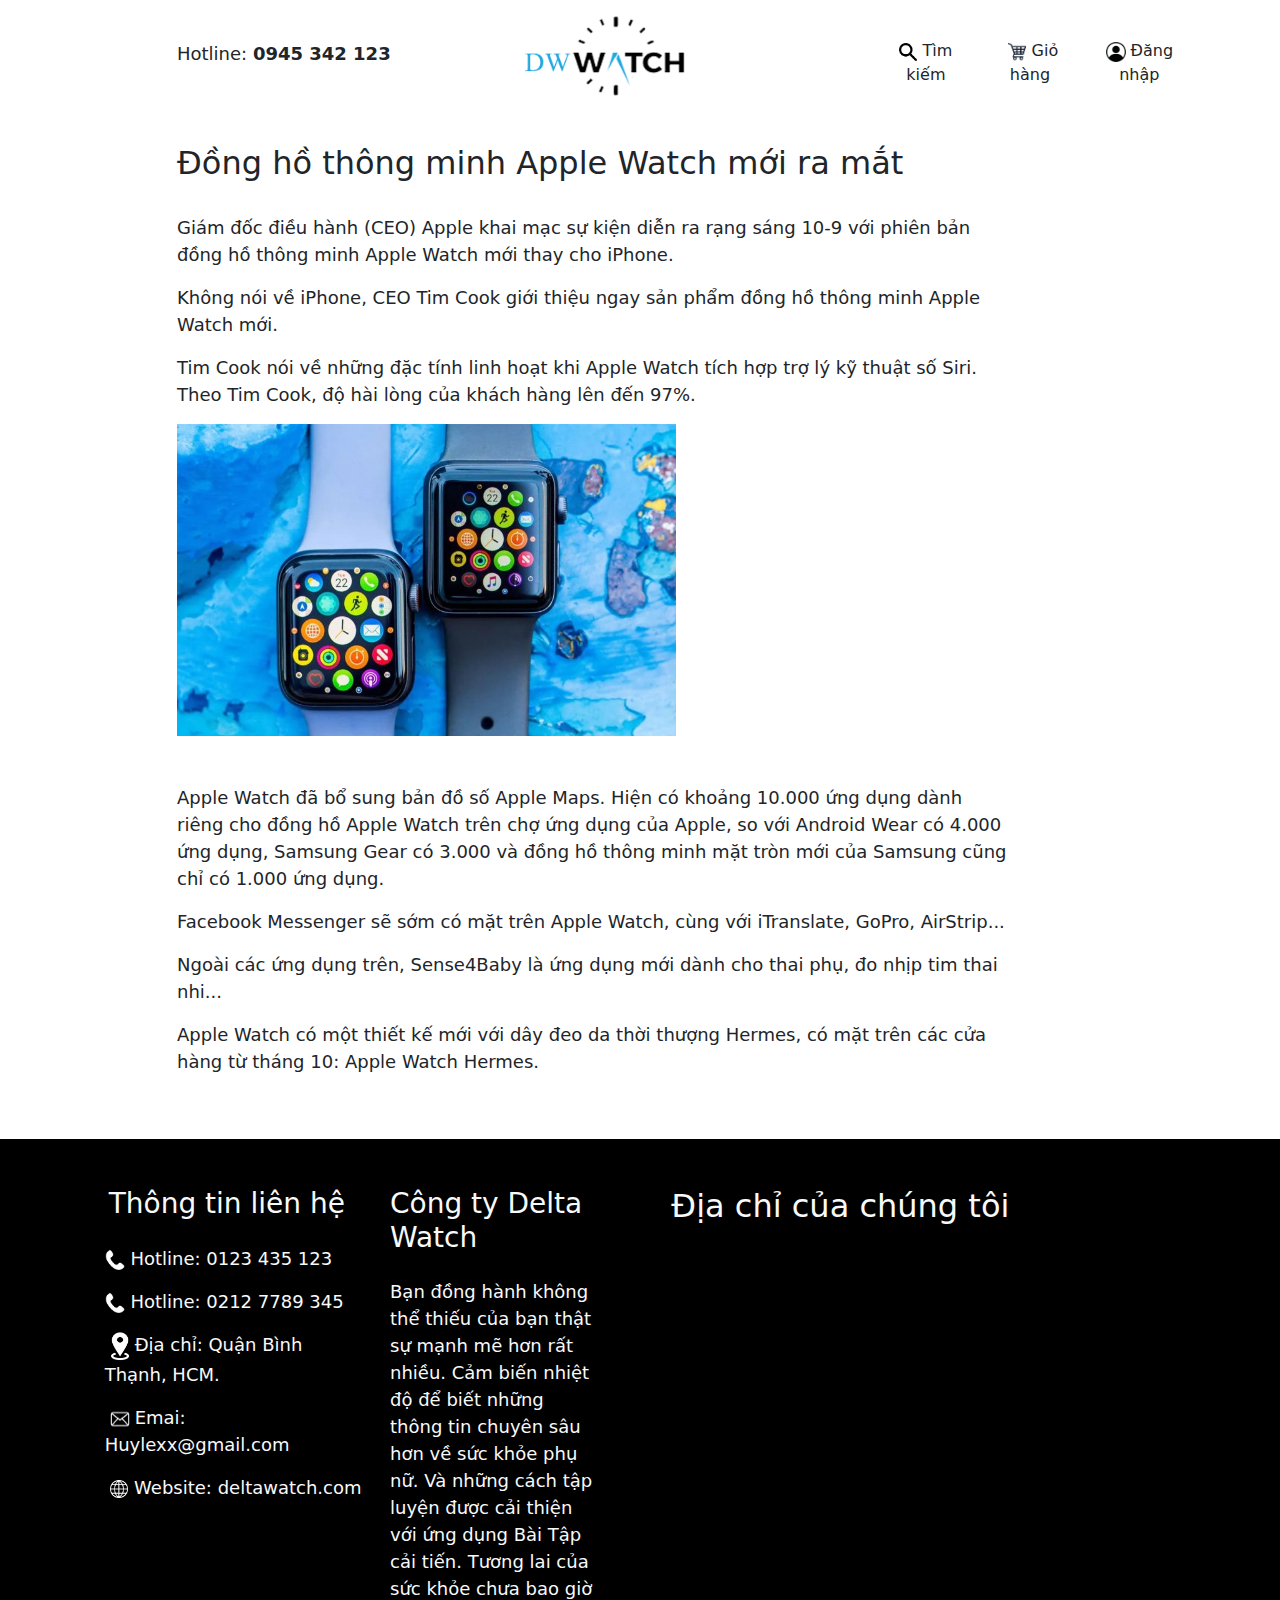
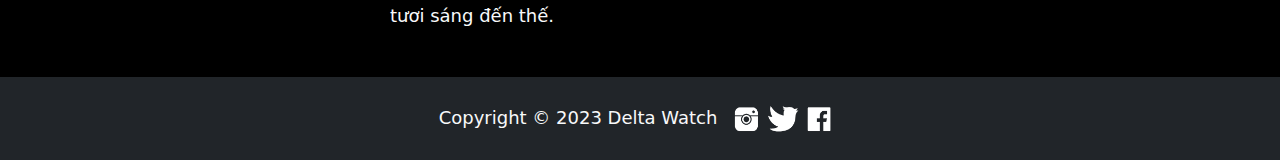
<file: News.html>
<!DOCTYPE html>
<html lang="en">

<head>
    <meta charset="UTF-8">
    <meta http-equiv="X-UA-Compatible" content="IE=edge">
    <meta name="viewport" content="width=device-width, initial-scale=1.0">
    <title>Delta Watch</title>
    <link rel="short icon" href="images/title.jpg">
    <link rel="stylesheet" href="css/bootstrap.min.css">
    <script src="js/bootstrap.bundle.js"></script>
    <link rel="stylesheet" href="css/style.css">
    <style>
        body {
            font-size: large;
        }
    </style>
</head>

<body>
    <div class="container">
        <div class="row mt-3">
            <div class="col-md-1"></div>
            <div class="col-md mt-4">Hotline: <b>0945 342 123</b></div>
            <div class="col-md">
                <a href="index.html"><img src="images/logo.png" alt="" style="height: 80px; width: 160px;"></a>
            </div>
            <div class="col-md mt-3">
                <div class="btn-group">
                    <button type="button" class="btn"><img src="images/kinhlup.png" alt="" style="height: 18px; width: 18px;"> Tìm kiếm</button>
                    <a href="Gio_Hang.html"><button type="button" class="btn"><img src="images/xeday.png" alt="" style="height: 20px; width: 30px;">Giỏ hàng</button></a>
                    <button type="button" class="btn" data-bs-toggle="modal" data-bs-target="#myModal"><img src="images/Sign-in.png" alt=""style="height: 20px; width: 20px;"> Đăng nhập</button>
                </div>
                <!-- The Modal -->
                <div class="modal" id="myModal">
                    <div class="modal-dialog">
                        <div class="modal-content">

                            <!-- Modal Header -->
                            <div class="modal-header">
                                <h4 class="modal-title" style="margin-left: 170px;">Đăng nhập</h4>
                                <button type="button" class="btn-close" data-bs-dismiss="modal"></button>
                            </div>

                            <!-- Modal body -->
                            <div class="modal-body">
                                <div class="row">
                                    <div class="col-md">
                                        <div class="mb-3 mt-3 d-flex justify-content-center">
                                            <input type="email" class="form-control" id="email" placeholder="Nhập email" name="email" style="width: 400px;">
                                        </div>
                                    </div>
                                    <div class="col-md">
                                        <div class="mb-3 d-flex justify-content-center">
                                            <input type="password" class="form-control" id="pwd" placeholder="Nhập mật khẩu" name="pswd" style="width: 400px;">
                                        </div>
                                    </div>
                                    <div class="col-md-12 pt-3 d-flex justify-content-center">
                                        <button type="submit" class="btn btn-primary" style="width: 400px;">Đăng nhập</button>
                                    </div>
                                    <p class="text-secondary pt-2 d-flex justify-content-center">Hoặc</p>
                                    <div class="col-md pb-4 d-flex justify-content-center">
                                        <a href="Sign_in.html"><button type="submit" class="btn btn-danger" style="margin-top: -10px; width: 400px;">Đăng ký</button></a>
                                    </div>
                                </div>
                            </div>
                        </div>
                    </div>
                </div>
            </div>
        </div>
        <div class="row mt-5">
            <div class="col-md-1"></div>
            <div class="col-md">
                <div class="row">
                    <div class="col-md-12 h2">Đồng hồ thông minh Apple Watch mới ra mắt</div>
                    <div class="col-md-12 mt-4">
                        <p>Giám đốc điều hành (CEO) Apple khai mạc sự kiện diễn ra rạng sáng 10-9 với phiên bản đồng hồ thông minh Apple Watch mới thay cho iPhone.</p>
                        <p>
                            Không nói về iPhone, CEO Tim Cook giới thiệu ngay sản phẩm đồng hồ thông minh Apple Watch mới. </p>
                        <p>

                            Tim Cook nói về những đặc tính linh hoạt khi Apple Watch tích hợp trợ lý kỹ thuật số Siri. Theo Tim Cook, độ hài lòng của khách hàng lên đến 97%.</p>
                    </div>
                    <div class="col-md-12 mb-5"><img src="images/tintuc1.jpg" alt="" style="width: 60%;"></div>
                    <p>Apple Watch đã bổ sung bản đồ số Apple Maps. Hiện có khoảng 10.000 ứng dụng dành riêng cho đồng hồ Apple Watch trên chợ ứng dụng của Apple, so với Android Wear có 4.000 ứng dụng, Samsung Gear có 3.000 và đồng hồ thông minh mặt tròn
                        mới của Samsung cũng chỉ có 1.000 ứng dụng.</p>
                    <p>Facebook Messenger sẽ sớm có mặt trên Apple Watch, cùng với iTranslate, GoPro, AirStrip...</p>
                    <p>Ngoài các ứng dụng trên, Sense4Baby là ứng dụng mới dành cho thai phụ, đo nhịp tim thai nhi... </p>
                    <p>Apple Watch có một thiết kế mới với dây đeo da thời thượng Hermes, có mặt trên các cửa hàng từ tháng 10: Apple Watch Hermes.</p>
                </div>
            </div>
            <div class="col-md-2"></div>
        </div>
    </div>
    <footer class="bg-black text-light mt-5" id="section6">
        <div class="row pt-5 ">
            <div class="col-md-12 ">
                <div class="row pb-5 ">
                    <div class="col-md-1 "></div>
                    <div class="col-md ">
                        <div class="row ">
                            <div class="col-md-12 pb-2 ">
                                <h3>Thông tin liên hệ</h3>
                            </div>
                            <div class="col-md-12 p-2 "><img src="images/dienthoai.png" alt="" style="width: 20px; height: 20px;"> Hotline: 0123 435 123</div>
                            <div class="col-md-12 p-2 "><img src="images/dienthoai.png" alt="" style="width: 20px; height: 20px;"> Hotline: 0212 7789 345</div>
                            <div class="col-md-12 p-2 "><img src="images/diachi.png" alt="" style="width: 30px; height: 30px;">Địa chỉ: Quận Bình Thạnh, HCM.</div>
                            <div class="col-md-12 p-2 "><img src="images/email.png" alt="" style="width: 30px; height: 20px;">Emai: Huylexx@gmail.com</div>
                            <div class="col-md-12 p-2 ">&nbsp;<img src="images/global.png" alt="" style="width: 18px; height: 18px;"> Website: deltawatch.com</div>
                        </div>
                    </div>
                    <div class="col-md ">
                        <div class="row ">
                            <div class="col-md-12 ">
                                <h3>Công ty Delta Watch</h3>
                            </div>
                            <div class="col-md-10 pt-3">Bạn đồng hành không thể thiếu của bạn thật sự mạnh mẽ hơn rất nhiều. Cảm biến nhiệt độ để biết những thông tin chuyên sâu hơn về sức khỏe phụ nữ. Và những cách tập luyện được cải thiện với ứng dụng Bài Tập cải tiến. Tương lai
                                của sức khỏe chưa bao giờ tươi sáng đến thế.</div>
                        </div>
                    </div>
                    <div class="col-md ">
                        <h2>Địa chỉ của chúng tôi</h2>
                        <iframe src="https://www.google.com/maps/embed?pb=!1m18!1m12!1m3!1d31351.913934216223!2d106.6970697504193!3d10.81213476766729!2m3!1f0!2f0!3f0!3m2!1i1024!2i768!4f13.1!3m3!1m2!1s0x3175289f02a8eae9%3A0x34ec9d90e055cde3!2zQsOsbmggVGjhuqFuaCwgVGjDoG5oIHBo4buRIEjhu5MgQ2jDrSBNaW5oLCBWaeG7h3QgTmFt!5e0!3m2!1svi!2s!4v1685087253923!5m2!1svi!2s"
                            width="500" height="250" style="border:0; border-radius: 5px;" allowfullscreen="" loading="lazy" referrerpolicy="no-referrer-when-downgrade"></iframe>
                    </div>
                    <div class="col-md-1"></div>
                </div>

            </div>
            <div class="col-md-12 p-4 bg-dark ">
                <div class="row ">
                    <div class="col-md-4"></div>
                    <div class="col-md">
                        Copyright &copy; 2023 Delta Watch
                        <a href=""><img src="images/social_media.png" alt="" class="social-media"></div>
                    </a>
                </div>
            </div>
        </div>
        </div>
    </footer>
</body>

</html>
</file>
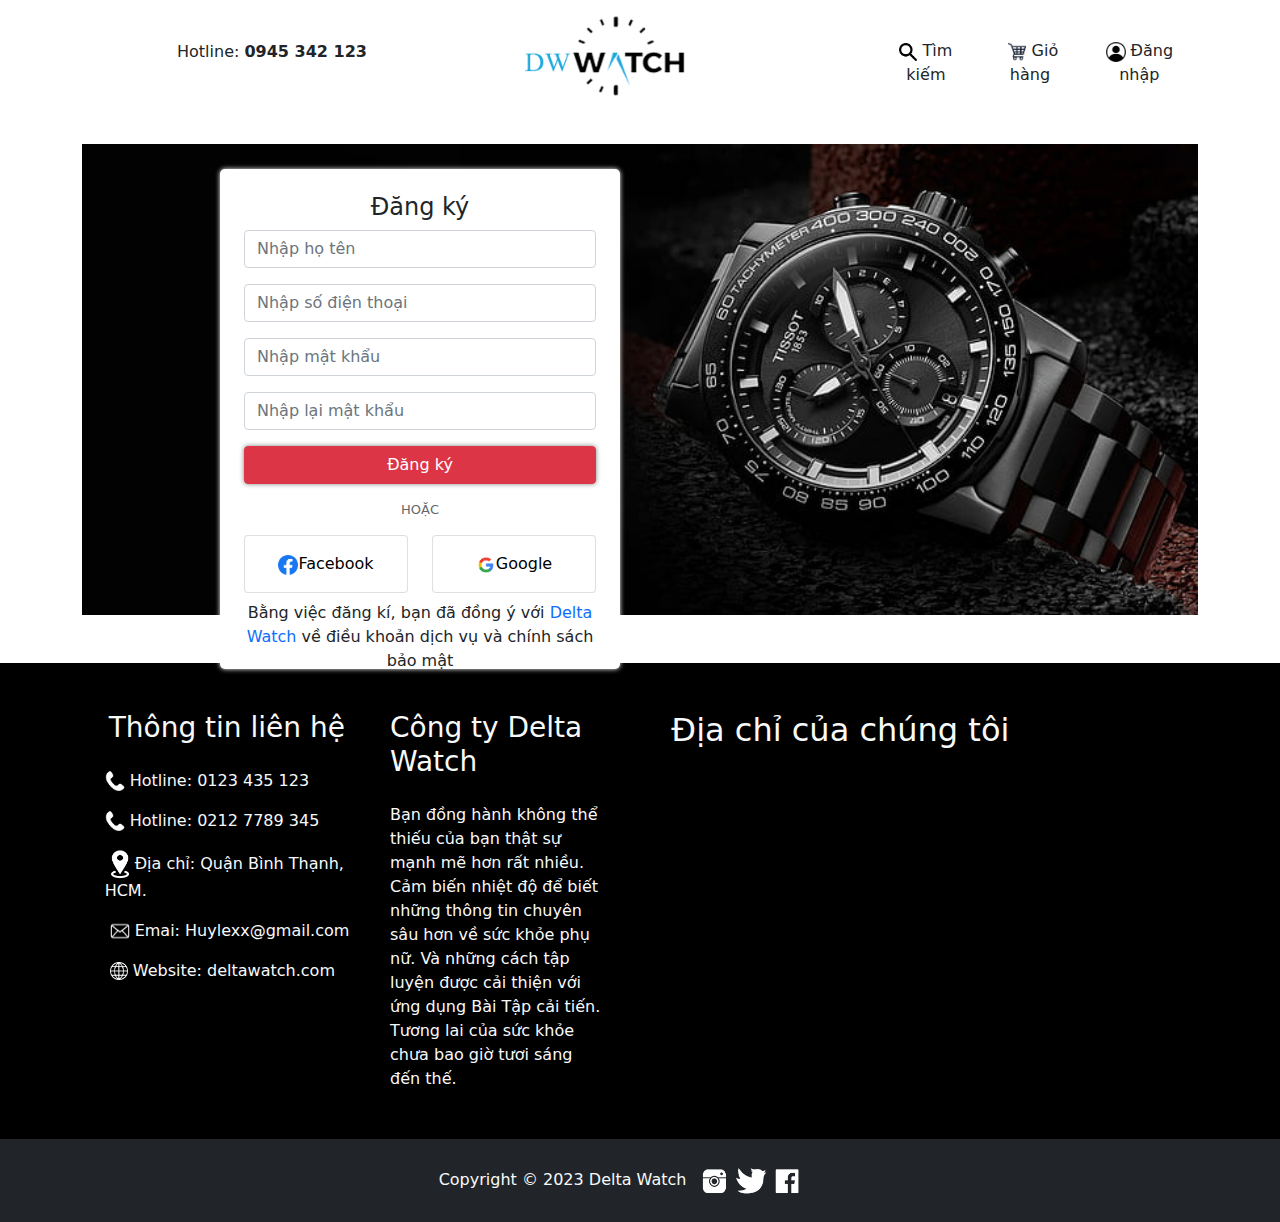
<file: Sign_in.html>
<!DOCTYPE html>
<html lang="en">

<head>
    <meta charset="UTF-8">
    <meta http-equiv="X-UA-Compatible" content="IE=edge">
    <meta name="viewport" content="width=device-width, initial-scale=1.0">
    <title>Delta Watch</title>
    <link rel="shortcut icon" href="images/title.jpg">
    <link rel="stylesheet" href="css/bootstrap.min.css">
    <script src="js/bootstrap.bundle.min.js"></script>
    <style>
        .box {
            background-color: #fff;
            margin-top: 25px;
            margin-left: 150px;
            width: 400px;
            height: 500px;
            box-shadow: 0px 0px 5px white;
            border-radius: 5px;
        }
        
        .bg-black {
            margin-top: 60px;
            background-color: black;
        }
        
        .social-media {
            width: 100px;
            height: 35px;
            margin-left: 10px;
        }
        
        .dangnhap:hover {
            color: rgb(28, 39, 245);
            background-color: #fff;
        }
        
        .dangky:hover {
            color: rgb(223, 38, 38);
            background-color: #fff;
        }
    </style>
</head>

<body>
    <div class="container">
        <div class="row mt-3">
            <div class="col-md-1"></div>
            <div class="col-md mt-4">Hotline: <b>0945 342 123</b></div>
            <div class="col-md">
                <a href="index.html"><img src="images/logo.png" alt="" style="height: 80px; width: 160px;"></a>
            </div>

            <div class="col-md mt-3">
                <div class="btn-group">
                    <button type="button" class="btn"><img src="images/kinhlup.png" alt="" style="height: 18px; width: 18px;"> Tìm kiếm</button>
                    <a href="Gio_Hang.html"><button type="button" class="btn"><img src="images/xeday.png" alt="" style="height: 20px; width: 30px;">Giỏ hàng</button></a>
                    <button type="button" class="btn" data-bs-toggle="modal" data-bs-target="#myModal"><img src="images/Sign-in.png" alt=""style="height: 20px; width: 20px;"> Đăng nhập</button>
                </div>
                <!-- The Modal -->
                <div class="modal" id="myModal">
                    <div class="modal-dialog">
                        <div class="modal-content">

                            <!-- Modal Header -->
                            <div class="modal-header">
                                <h4 class="modal-title" style="margin-left: 170px;">Đăng nhập</h4>
                                <button type="button" class="btn-close" data-bs-dismiss="modal"></button>
                            </div>

                            <!-- Modal body -->
                            <div class="modal-body">
                                <div class="row">
                                    <div class="col-md">
                                        <div class="mb-3 mt-3 d-flex justify-content-center">
                                            <input type="email" class="form-control" id="email" placeholder="Nhập email" name="email" style="width: 400px;">
                                        </div>
                                    </div>
                                    <div class="col-md">
                                        <div class="mb-3 d-flex justify-content-center">
                                            <input type="password" class="form-control" id="pwd" placeholder="Nhập mật khẩu" name="pswd" style="width: 400px;">
                                        </div>
                                    </div>
                                    <div class="col-md-12 pt-3 d-flex justify-content-center">
                                        <button type="submit" class="btn btn-primary dangnhap" style="width: 400px;">Đăng nhập</button>
                                    </div>
                                    <p class="text-secondary pt-2 d-flex justify-content-center">Hoặc</p>
                                    <div class="col-md pb-4 d-flex justify-content-center">
                                        <a href="Sign_in.html"><button type="submit" class="btn btn-danger dangky" style="margin-top: -10px; width: 400px;">Đăng ký</button></a>
                                    </div>
                                </div>
                            </div>

                        </div>
                    </div>
                </div>
            </div>
        </div>
        <div class="row mt-5">
            <img src="images/background_sign_in.jpg" alt="" style="width: 100%;">
            <div class="box position-absolute p-4">
                <h4 class="text-center">Đăng ký</h4>
                <form>
                    <div class="mb-3 mt-2">
                        <input type="text" class="form-control" id="name" placeholder="Nhập họ tên" name="name">
                    </div>
                    <div class="mb-3 mt-2">
                        <input type="tel" class="form-control" id="tel" placeholder="Nhập số điện thoại" name="tel">
                    </div>
                    <div class="mb-3 mt-2">
                        <input type="password" class="form-control" id="pwd" placeholder="Nhập mật khẩu" name="pswd">
                    </div>
                    <div class="mb-3 mt-2">
                        <input type="password" class="form-control" id="pwd" placeholder="Nhập lại mật khẩu" name="pswd">
                    </div>
                    <div class="d-flex justify-content-center"><button type="submit" class="btn btn-danger dangky" style="width: 400px; box-shadow: 0px 0px 5px gray;">Đăng ký</button></div>
                    <p class="text-center pt-3" style="opacity: 0.7; font-size: small;">HOẶC</p>
                    <div class="row text-center">
                        <div class="col-md">
                            <div class="card">
                                <div class="card-body">
                                    <a href="" style="text-decoration: none; color: black;"><img src="images/Fb.png" alt="" style="width: 20px; height: 20px;">Facebook</a>
                                </div>
                            </div>
                        </div>
                        <div class="col-md">
                            <div class="card">
                                <div class="card-body">
                                    <a href="" style="text-decoration: none; color: black;"><img src="images/GG.png" alt="" style="width: 20px; height: 20px;">Google</a>
                                </div>
                            </div>
                        </div>
                    </div>
                    <div class="text-center pt-2">Bằng việc đăng kí, bạn đã đồng ý với <a href="index.html" style="text-decoration: none;">Delta Watch</a> về điều khoản dịch vụ và chính sách bảo mật</div>
                </form>
            </div>
        </div>
    </div>
    <footer class="bg-black text-light mt-5" id="section6">
        <div class="row pt-5 ">
            <div class="col-md-12 ">
                <div class="row pb-5 ">
                    <div class="col-md-1 "></div>
                    <div class="col-md ">
                        <div class="row ">
                            <div class="col-md-12 pb-2 ">
                                <h3>Thông tin liên hệ</h3>
                            </div>
                            <div class="col-md-12 p-2 "><img src="images/dienthoai.png" alt="" style="width: 20px; height: 20px;"> Hotline: 0123 435 123</div>
                            <div class="col-md-12 p-2 "><img src="images/dienthoai.png" alt="" style="width: 20px; height: 20px;"> Hotline: 0212 7789 345</div>
                            <div class="col-md-12 p-2 "><img src="images/diachi.png" alt="" style="width: 30px; height: 30px;">Địa chỉ: Quận Bình Thạnh, HCM.</div>
                            <div class="col-md-12 p-2 "><img src="images/email.png" alt="" style="width: 30px; height: 20px;">Emai: Huylexx@gmail.com</div>
                            <div class="col-md-12 p-2 ">&nbsp;<img src="images/global.png" alt="" style="width: 18px; height: 18px;"> Website: deltawatch.com</div>
                        </div>
                    </div>
                    <div class="col-md ">
                        <div class="row ">
                            <div class="col-md-12 ">
                                <h3>Công ty Delta Watch</h3>
                            </div>
                            <div class="col-md-10 pt-3">Bạn đồng hành không thể thiếu của bạn thật sự mạnh mẽ hơn rất nhiều. Cảm biến nhiệt độ để biết những thông tin chuyên sâu hơn về sức khỏe phụ nữ. Và những cách tập luyện được cải thiện với ứng dụng Bài Tập cải tiến. Tương lai
                                của sức khỏe chưa bao giờ tươi sáng đến thế.</div>
                        </div>
                    </div>
                    <div class="col-md ">
                        <h2>Địa chỉ của chúng tôi</h2>
                        <iframe src="https://www.google.com/maps/embed?pb=!1m18!1m12!1m3!1d31351.913934216223!2d106.6970697504193!3d10.81213476766729!2m3!1f0!2f0!3f0!3m2!1i1024!2i768!4f13.1!3m3!1m2!1s0x3175289f02a8eae9%3A0x34ec9d90e055cde3!2zQsOsbmggVGjhuqFuaCwgVGjDoG5oIHBo4buRIEjhu5MgQ2jDrSBNaW5oLCBWaeG7h3QgTmFt!5e0!3m2!1svi!2s!4v1685087253923!5m2!1svi!2s"
                            width="500" height="250" style="border:0; border-radius: 5px;" allowfullscreen="" loading="lazy" referrerpolicy="no-referrer-when-downgrade"></iframe>
                    </div>
                    <div class="col-md-1"></div>
                </div>

            </div>
            <div class="col-md-12 p-4 bg-dark ">
                <div class="row ">
                    <div class="col-md-4"></div>
                    <div class="col-md">
                        Copyright &copy; 2023 Delta Watch
                        <a href=""><img src="images/social_media.png" alt="" class="social-media"></div>
                    </a>
                </div>
            </div>
        </div>
        </div>
    </footer>
</body>

</html>
</file>
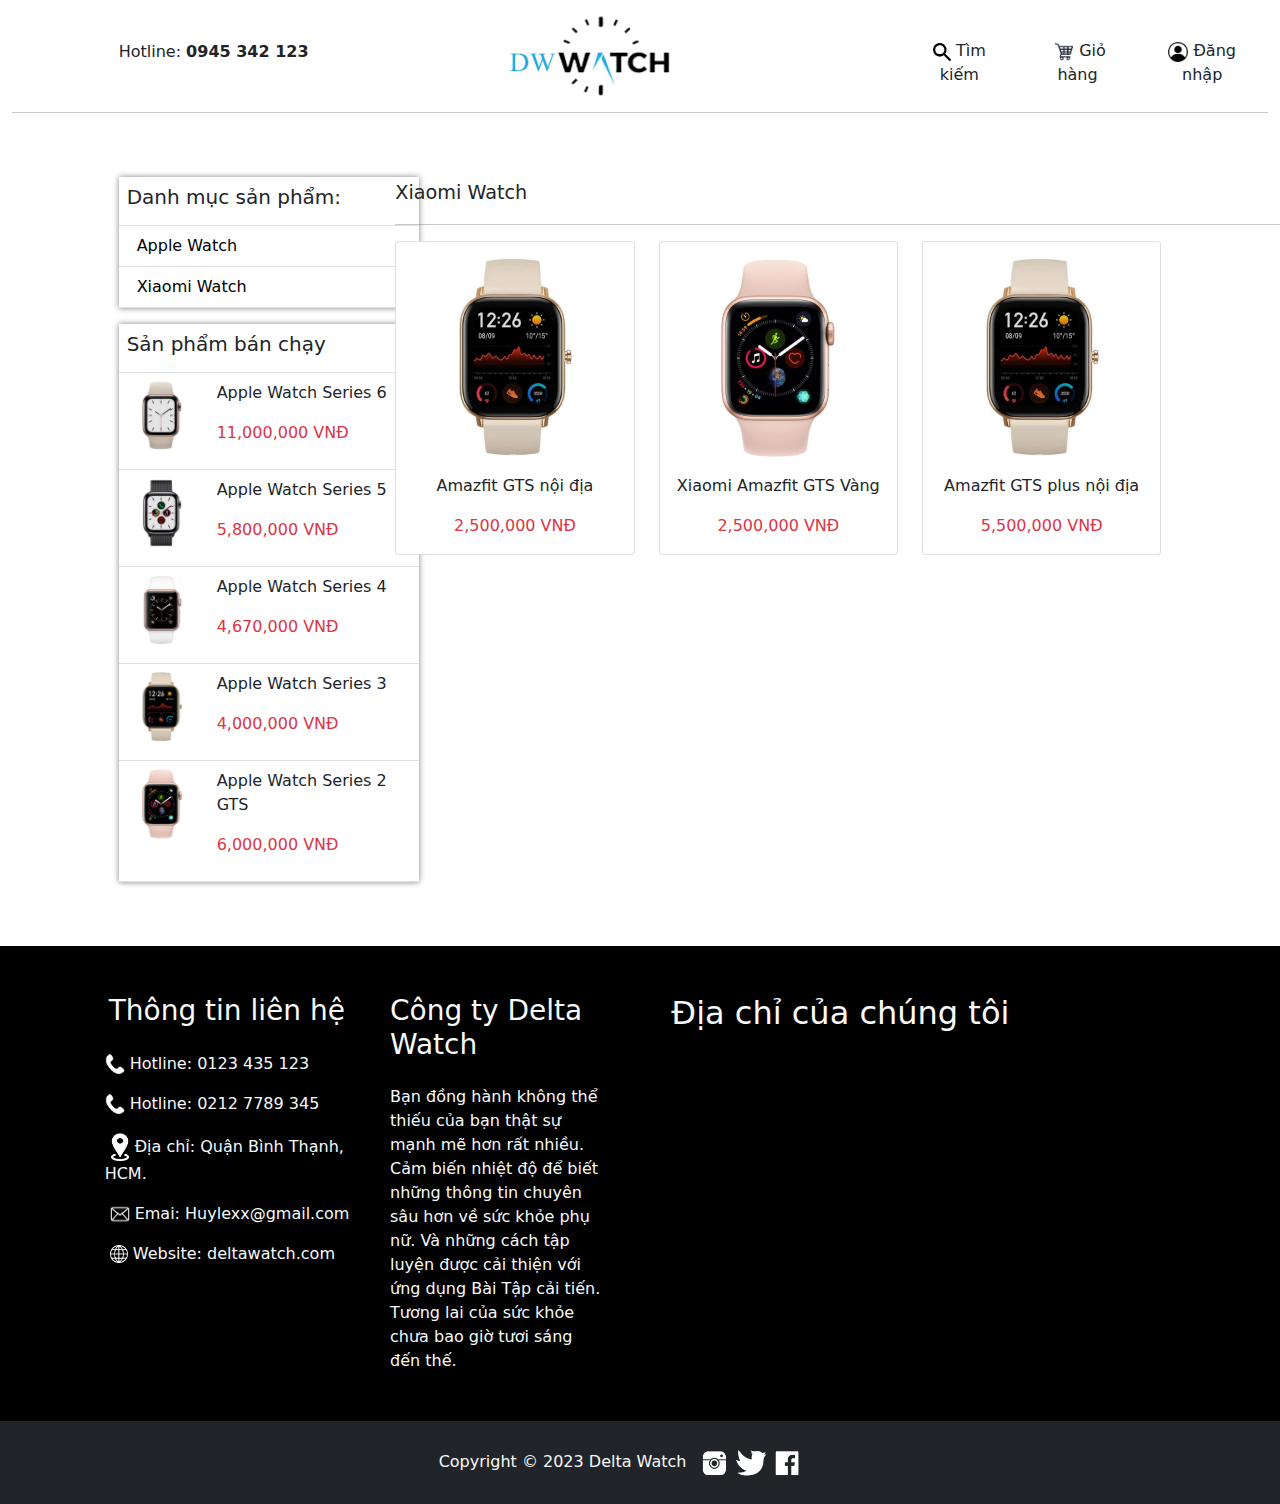
<file: Xiaomi_Watch.html>
<!DOCTYPE html>
<html lang="en">

<head>
    <meta charset="UTF-8">
    <meta http-equiv="X-UA-Compatible" content="IE=edge">
    <meta name="viewport" content="width=device-width, initial-scale=1.0">
    <title>Delta Watch</title>
    <link rel="shortcut icon" href="images/title.jpg">
    <link rel="stylesheet" href="css/bootstrap.min.css">
    <script src="js/bootstrap.bundle.min.js"></script>
    <style>
        .bg-black {
            background-color: black;
        }
        
        .transform_1 {
            text-decoration: none;
            color: black;
            padding-left: 10px;
        }
        
        .transform_1:hover {
            font-weight: bold;
            color: blue;
        }
        
        .transform:hover {
            box-shadow: 0px 0px 30px gray;
            font-weight: bold;
        }
        
        .social-media {
            width: 100px;
            height: 35px;
            margin-left: 10px;
        }
        
        .dangnhap:hover {
            color: rgb(28, 39, 245);
            background-color: #fff;
        }
        
        .dangky:hover {
            color: rgb(223, 38, 38);
            background-color: #fff;
        }
    </style>
</head>

<body>
    <div class="container-fluid">
        <div class="row mt-3">
            <div class="col-md-1"></div>
            <div class="col-md mt-4">Hotline: <b>0945 342 123</b></div>
            <div class="col-md">
                <a href="index.html"><img src="images/logo.png" alt="" style="height: 80px; width: 160px;"></a>
            </div>

            <div class="col-md mt-3">
                <div class="btn-group">
                    <button type="button" class="btn"><img src="images/kinhlup.png" alt="" style="height: 18px; width: 18px;"> Tìm kiếm</button>
                    <a href="Gio_Hang.html"><button type="button" class="btn"><img src="images/xeday.png" alt="" style="height: 20px; width: 30px;">Giỏ hàng</button></a>
                    <button type="button" class="btn" data-bs-toggle="modal" data-bs-target="#myModal"><img src="images/Sign-in.png" alt=""style="height: 20px; width: 20px;"> Đăng nhập</button>
                </div>
                <!-- The Modal -->
                <div class="modal" id="myModal">
                    <div class="modal-dialog">
                        <div class="modal-content">

                            <!-- Modal Header -->
                            <div class="modal-header">
                                <h4 class="modal-title" style="margin-left: 170px;">Đăng nhập</h4>
                                <button type="button" class="btn-close" data-bs-dismiss="modal"></button>
                            </div>

                            <!-- Modal body -->
                            <div class="modal-body">
                                <div class="row">
                                    <div class="col-md">
                                        <div class="mb-3 mt-3 d-flex justify-content-center">
                                            <input type="email" class="form-control" id="email" placeholder="Nhập email" name="email" style="width: 400px;">
                                        </div>
                                    </div>
                                    <div class="col-md">
                                        <div class="mb-3 d-flex justify-content-center">
                                            <input type="password" class="form-control" id="pwd" placeholder="Nhập mật khẩu" name="pswd" style="width: 400px;">
                                        </div>
                                    </div>
                                    <div class="col-md-12 pt-3 d-flex justify-content-center">
                                        <button type="submit" class="btn btn-primary dangnhap" style="width: 400px;">Đăng nhập</button>
                                    </div>
                                    <p class="text-secondary pt-2 d-flex justify-content-center">Hoặc</p>
                                    <div class="col-md pb-4 d-flex justify-content-center">
                                        <a href="Sign_in.html"><button type="submit" class="btn btn-danger dangky" style="margin-top: -10px; width: 400px;">Đăng ký</button></a>
                                    </div>
                                </div>
                            </div>

                        </div>
                    </div>
                </div>
            </div>
        </div>
        <hr>
        <div class="row">
            <div class="col-md-1"></div>
            <div class="col-md-4">
                <div class="row">
                    <div class="col-md-12 pt-5">
                        <table class="table" style="box-shadow: 0px 0px 6px gray; width: 300px;">
                            <td>
                                <h5>Danh mục sản phẩm:</h5>
                            </td>
                            <tr>
                                <td><a class="transform_1" href="Apple_Watch.html">Apple Watch</a></td>
                            </tr>
                            <tr>
                                <td><a class="transform_1" href="Xiaomi_Watch.html">Xiaomi Watch</a></td>
                            </tr>
                        </table>
                    </div>
                    <div class="col-md">
                        <table class="table" style="width: 300px; box-shadow: 0px 0px 6px gray;">
                            <td>
                                <h5>Sản phẩm bán chạy</h5>
                            </td>
                            <tr>
                                <td>
                                    <div class="d-flex justify-content-start"><img src="images/apple_watch_6.jpg" alt="" style="width: 70px; height: 70px;">
                                        <div class="row" style="padding-left: 20px;">
                                            <div class="col-md-12">
                                                <p class="d-flex justify-content-between">Apple Watch Series 6</p>
                                            </div>
                                            <div class="col-md-12">
                                                <p class="d-flex justify-content-between text-danger">11,000,000 VNĐ</p>
                                            </div>
                                        </div>
                                    </div>
                                </td>
                            </tr>
                            <tr>
                                <td>
                                    <div class="d-flex justify-content-start"><img src="images/apple_watch_5.jpg" alt="" style="width: 70px; height: 70px;">
                                        <div class="row" style="padding-left: 20px;">
                                            <div class="col-md-12">
                                                <p class="d-flex justify-content-between">Apple Watch Series 5</p>
                                            </div>
                                            <div class="col-md-12">
                                                <p class="d-flex justify-content-between text-danger">5,800,000 VNĐ</p>
                                            </div>
                                        </div>
                                    </div>
                                </td>
                            </tr>
                            <tr>
                                <td>
                                    <div class="d-flex justify-content-start"><img src="images/apple_watch_4.jpg" alt="" style="width: 70px; height: 70px;">
                                        <div class="row" style="padding-left: 20px;">
                                            <div class="col-md-12">
                                                <p class="d-flex justify-content-between">Apple Watch Series 4</p>
                                            </div>
                                            <div class="col-md-12">
                                                <p class="d-flex justify-content-between text-danger">4,670,000 VNĐ</p>
                                            </div>
                                        </div>
                                    </div>
                                </td>
                            </tr>
                            <tr>
                                <td>
                                    <div class="d-flex justify-content-start"><img src="images/apple_watch_3.jpg" alt="" style="width: 70px; height: 70px;">
                                        <div class="row" style="padding-left: 20px;">
                                            <div class="col-md-12">
                                                <p class="d-flex justify-content-between">Apple Watch Series 3</p>
                                            </div>
                                            <div class="col-md-12">
                                                <p class="d-flex justify-content-between text-danger">4,000,000 VNĐ</p>
                                            </div>
                                        </div>
                                    </div>
                                </td>
                            </tr>
                            <tr>
                                <td>
                                    <div class="d-flex justify-content-start"><img src="images/apple_watch_2.jpg" alt="" style="width: 70px; height: 70px;">
                                        <div class="row" style="padding-left: 20px;">
                                            <div class="col-md-12">
                                                <p class="d-flex justify-content-between">Apple Watch Series 2 GTS</p>
                                            </div>
                                            <div class="col-md-12">
                                                <p class="d-flex justify-content-between text-danger">6,000,000 VNĐ</p>
                                            </div>
                                        </div>
                                    </div>
                                </td>
                            </tr>
                        </table>
                    </div>
                </div>
            </div>
            <div class="col-md-6">
                <div class="row">
                    <div class="col-md-12" style="margin-left: -150px;">
                        <p style="font-size: larger; margin-top: 50px;">Xiaomi Watch</p>
                        <hr style="width: 885px;">
                    </div>
                    <div class="col-md">
                        <div class="row">
                            <div class="col-md" style="margin-left: -150px;">
                                <div class="card text-center transform">
                                    <div class="card-body"><img src="images/sanphammoi1.jpg" alt="" style="width: 200px; height: 200px;"></div>
                                    <p>Amazfit GTS nội địa</p>
                                    <p class="text-danger">2,500,000 VNĐ</p>
                                </div>
                            </div>
                            <div class="col-md">
                                <div class="card text-center transform">
                                    <div class="card-body"><img src="images/sanphammoi4.jpg" alt="" style="width: 200px; height: 200px;"></div>
                                    <p>Xiaomi Amazfit GTS Vàng</p>
                                    <p class="text-danger">2,500,000 VNĐ</p>
                                </div>
                            </div>
                            <div class="col-md">
                                <div class="card text-center transform">
                                    <div class="card-body"><img src="images/sanphammoi1.jpg" alt="" style="width: 200px; height: 200px;"></div>
                                    <p>Amazfit GTS plus nội địa</p>
                                    <p class="text-danger">5,500,000 VNĐ</p>
                                </div>
                            </div>
                        </div>
                    </div>
                </div>
            </div>
            <div class="col-md-1 pb-5"></div>
        </div>
    </div>
    <footer class="bg-black text-light mt-5" id="section6">
        <div class="row pt-5 ">
            <div class="col-md-12 ">
                <div class="row pb-5 ">
                    <div class="col-md-1 "></div>
                    <div class="col-md ">
                        <div class="row ">
                            <div class="col-md-12 pb-2 ">
                                <h3>Thông tin liên hệ</h3>
                            </div>
                            <div class="col-md-12 p-2 "><img src="images/dienthoai.png" alt="" style="width: 20px; height: 20px;"> Hotline: 0123 435 123</div>
                            <div class="col-md-12 p-2 "><img src="images/dienthoai.png" alt="" style="width: 20px; height: 20px;"> Hotline: 0212 7789 345</div>
                            <div class="col-md-12 p-2 "><img src="images/diachi.png" alt="" style="width: 30px; height: 30px;">Địa chỉ: Quận Bình Thạnh, HCM.</div>
                            <div class="col-md-12 p-2 "><img src="images/email.png" alt="" style="width: 30px; height: 20px;">Emai: Huylexx@gmail.com</div>
                            <div class="col-md-12 p-2 ">&nbsp;<img src="images/global.png" alt="" style="width: 18px; height: 18px;"> Website: deltawatch.com</div>
                        </div>
                    </div>
                    <div class="col-md ">
                        <div class="row ">
                            <div class="col-md-12 ">
                                <h3>Công ty Delta Watch</h3>
                            </div>
                            <div class="col-md-10 pt-3">Bạn đồng hành không thể thiếu của bạn thật sự mạnh mẽ hơn rất nhiều. Cảm biến nhiệt độ để biết những thông tin chuyên sâu hơn về sức khỏe phụ nữ. Và những cách tập luyện được cải thiện với ứng dụng Bài Tập cải tiến. Tương lai
                                của sức khỏe chưa bao giờ tươi sáng đến thế.</div>
                        </div>
                    </div>
                    <div class="col-md ">
                        <h2>Địa chỉ của chúng tôi</h2>
                        <iframe src="https://www.google.com/maps/embed?pb=!1m18!1m12!1m3!1d31351.913934216223!2d106.6970697504193!3d10.81213476766729!2m3!1f0!2f0!3f0!3m2!1i1024!2i768!4f13.1!3m3!1m2!1s0x3175289f02a8eae9%3A0x34ec9d90e055cde3!2zQsOsbmggVGjhuqFuaCwgVGjDoG5oIHBo4buRIEjhu5MgQ2jDrSBNaW5oLCBWaeG7h3QgTmFt!5e0!3m2!1svi!2s!4v1685087253923!5m2!1svi!2s"
                            width="500" height="250" style="border:0; border-radius: 5px;" allowfullscreen="" loading="lazy" referrerpolicy="no-referrer-when-downgrade"></iframe>
                    </div>
                    <div class="col-md-1"></div>
                </div>

            </div>
            <div class="col-md-12 p-4 bg-dark ">
                <div class="row ">
                    <div class="col-md-4"></div>
                    <div class="col-md">
                        Copyright &copy; 2023 Delta Watch
                        <a href=""><img src="images/social_media.png" alt="" class="social-media"></div>
                    </a>
                </div>
            </div>
        </div>
        </div>
    </footer>
</body>

</html>
</file>
<file: css/style.css>
body {
    position: relative;
    scroll-behavior: smooth;
}

.dangnhap:hover {
    color: rgb(28, 39, 245);
    background-color: #fff;
}

.dangky:hover {
    color: rgb(223, 38, 38);
    background-color: #fff;
}

.bg-black {
    background-color: black;
}

.tintuc {
    text-decoration: none;
    color: black;
}

.tintuc:hover {
    color: blue;
}

.transform:hover {
    box-shadow: 0px 0px 30px gray;
    font-weight: bold;
}

.social-media {
    width: 100px;
    height: 35px;
    margin-left: 10px;
}

body,
html {
    height: 100%;
    width: 100%;
    margin: 0;
    padding: 0;
}

.searchbar {
    margin-bottom: auto;
    margin-top: auto;
    height: 60px;
    background-color: white;
    border: 1px solid black;
    border-radius: 30px;
    padding: 10px;
}

.search_input {
    color: black;
    border: 0;
    outline: 0;
    background: none;
    width: 0;
    caret-color: transparent;
    line-height: 40px;
    transition: width 0.4s linear;
}

.searchbar:hover>.search_input {
    padding: 0 10px;
    width: 300px;
    caret-color: black;
    transition: width 0.4s linear;
}

.search_icon {
    height: 40px;
    width: 40px;
    float: right;
    display: flex;
    justify-content: center;
    align-items: center;
    border-radius: 50%;
    color: white;
    text-decoration: none;
}
</file>
